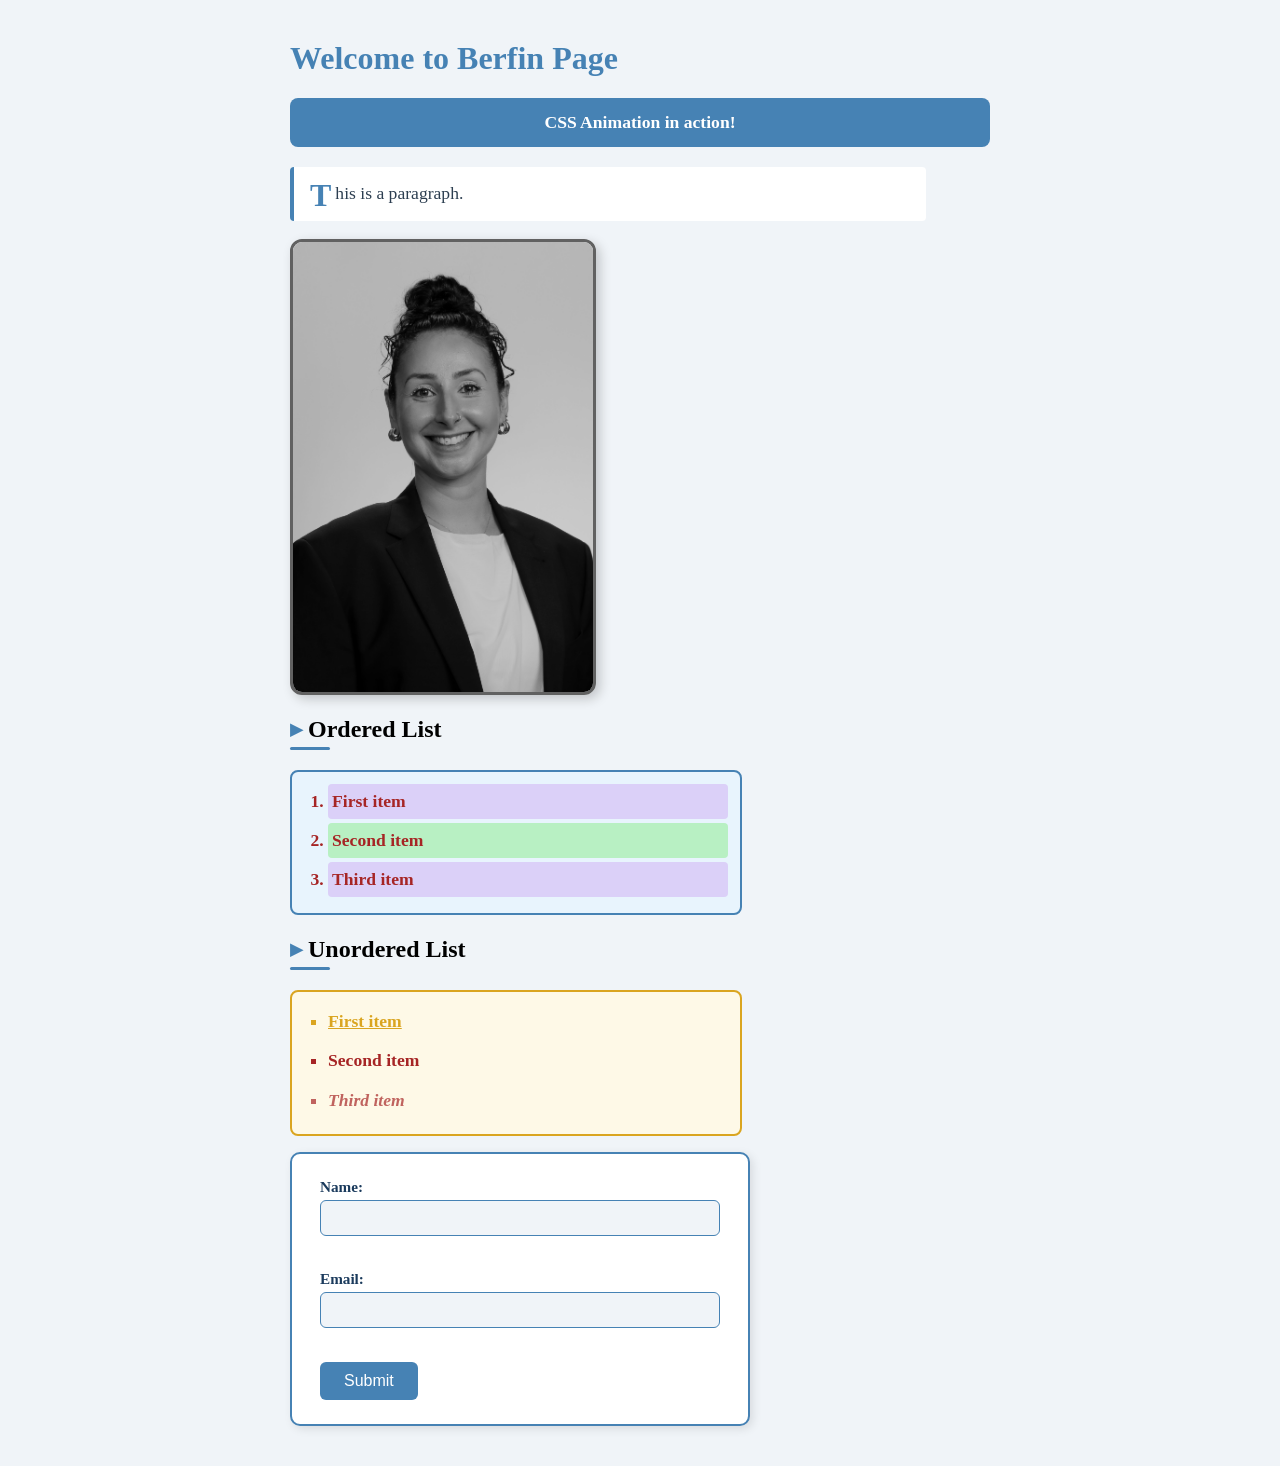
<file: CSS_advanced/index.html>
<!DOCTYPE html>
<html lang="en">

<head>
    <meta charset="UTF-8">
    <meta name="viewport" content="width=device-width, initial-scale=1.0">
    <title>Berfin HTML sivu</title>
    <link rel="stylesheet" href="./style.css">
    <style>
        li {
            color: rgb(166, 37, 37);
            font-size: 1.1rem;
            margin-bottom: 4px;
            font-weight: bold;
        }
    </style>
</head>

<body>
    <h1 style="color: steelblue;">Welcome to Berfin Page</h1>

    <!-- CSS Animation: tämä elementti liukuu sisään ylhäältä sivun latautuessa -->
    <div class="animated-banner">CSS Animation in action!</div>

    <!-- CSS Pseudo-element ::first-letter: kappaleen ensimmäinen kirjain tyylitellään
         drop cap -tyyliin (suuri, lihavoitu, sininen) style.css:ssä -->
    <p>This is a paragraph.</p>

    <!-- CSS Filter: kuva näytetään oletuksena harmaasävyisenä (grayscale) ja hieman
         himmeänä (brightness). Kun hiiri viedään kuvan päälle (:hover), suodattimet
         poistetaan ja kuva palautuu täyteen väriin. Transition tekee muutoksesta silean. -->
    <img src="./omakuva part 2.jpg" width="200" alt="Kuvalinkki on rikki">

    <!-- CSS Pseudo-element ::before lisää ▸-symbolin otsikon eteen automaattisesti.
         CSS Pseudo-element ::after piirtää sinisen korostusviivan otsikon alle. -->
    <h2>Ordered List</h2>
    <!-- CSS Pseudo-class :nth-child(odd) ja :nth-child(even):
         parittomat ja parilliset listakohteet saavat eri taustavärin (raidoitus) -->
    <ol>
        <li>First item</li>
        <li>Second item</li>
        <li>Third item</li>
    </ol>

    <!-- CSS Pseudo-element ::before ja ::after toimivat tässäkin h2-otsikossa -->
    <h2>Unordered List</h2>
    <!-- CSS Pseudo-class :first-child: ensimmäinen kohta korostetaan kultaisella värillä.
         CSS Pseudo-class :last-child: viimeinen kohta näytetään kursivoituna ja läpinäkyvänä -->
    <ul>
        <li>First item</li>
        <li>Second item</li>
        <li>Third item</li>
    </ul>

    <form>
        <label for="name">Name:</label>
        <!-- CSS Pseudo-class :focus: kun kenttä on aktiivisena (klikattu tai tab-näppäin),
             reunus muuttuu tummemmaksi ja tausta vaalenee -->
        <input type="text" id="name" name="name"><br><br>
        <label for="email">Email:</label>
        <input type="email" id="email" name="email"><br><br>
        <!-- CSS Pseudo-class :hover: nappi tummuu, kun hiiri viedään sen päälle -->
        <input type="submit" value="Submit">
    </form>

</body>

</html>
</file>
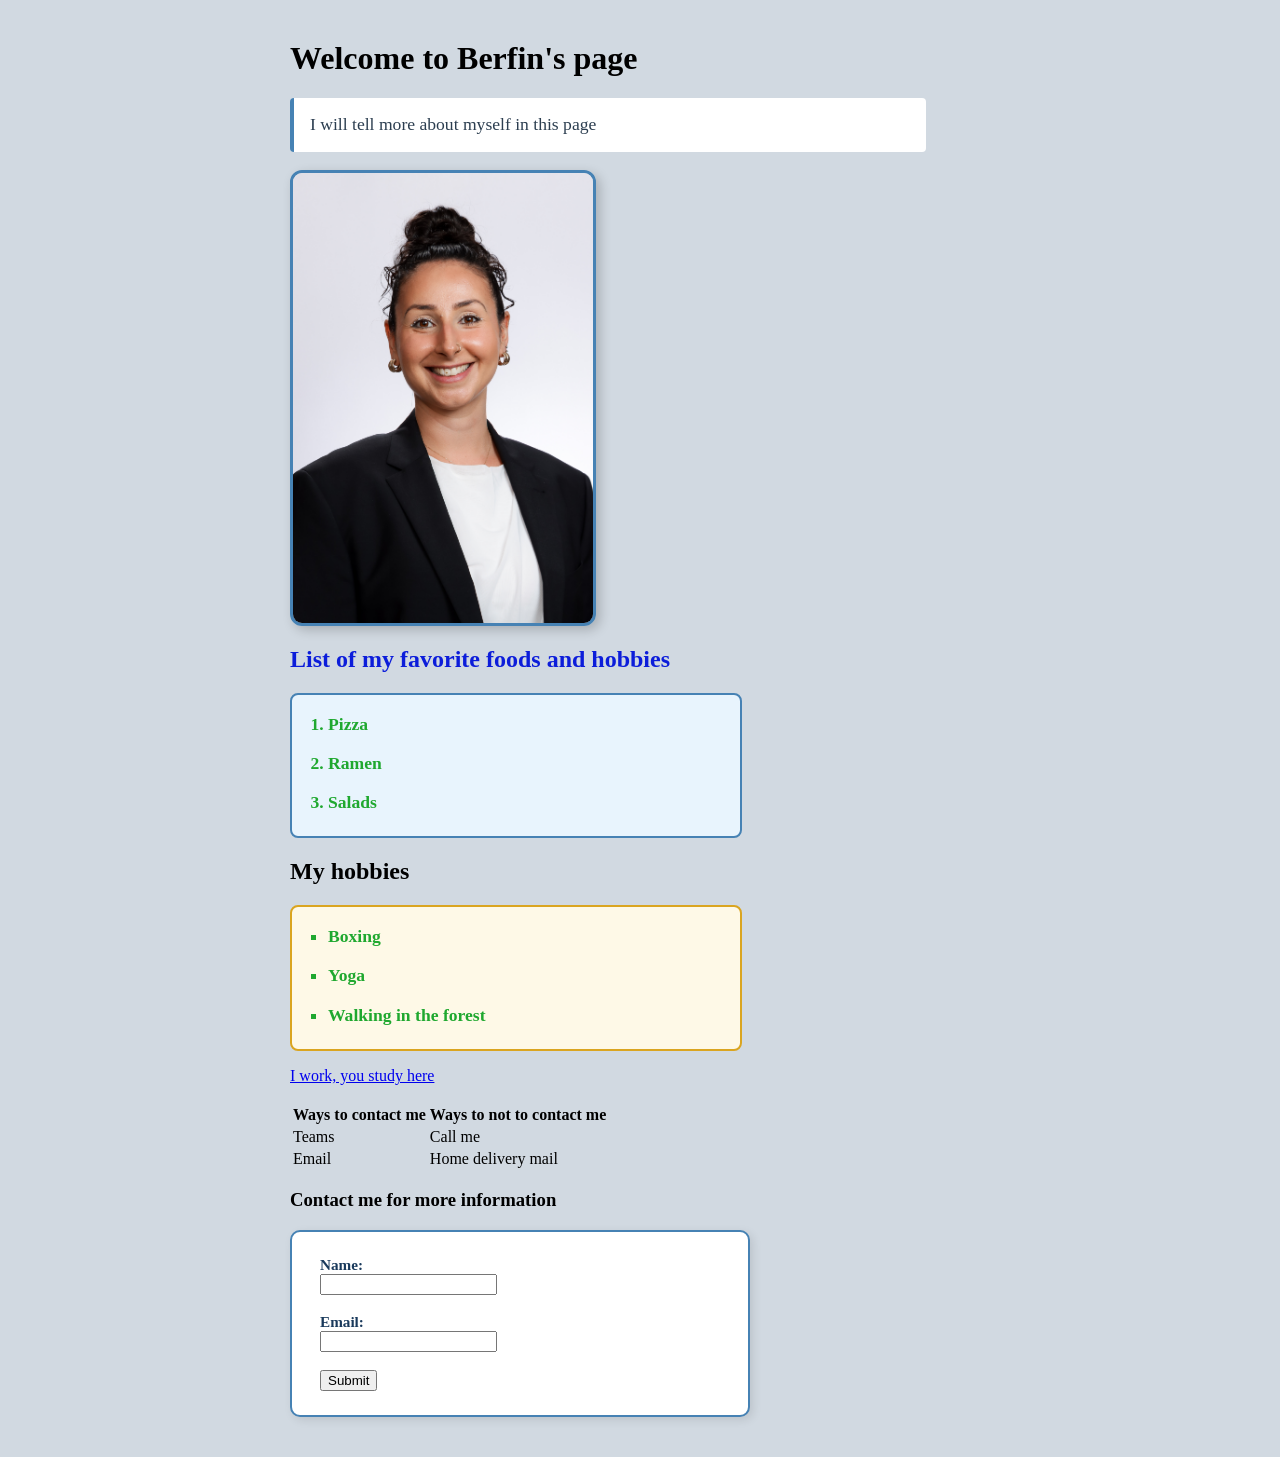
<file: CSS_fundamentals/index.html>
<!DOCTYPE html>
<html lang="en">
<head>
    <meta charset="UTF-8">
    <meta name="viewport" content="width=device-width, initial-scale=1.0">
    <title>Berfin's page</title>
    <!--Reccomended way of using CSS with your HTNL code (EXTERNAL) -->
    <link rel="stylesheet" href="./style.css">
    <!--One way of using CSS with your html code (INTERNAL)-->
   <style>
        li {
            color: rgb(31, 168, 47);
            font-size: 1.1rem;
            margin-bottom: 4px;
            font-weight: bold;
        } 
    </style>
</head>
<body>
    <h1>Welcome to Berfin's page</h1>
    <p>I will tell more about myself in this page</p>
    <img src="./omakuva part 2.jpg" alt="Berfin's picture" width="200">
    <!--Task 2-->
    <!--INLINE CSS, rarely used and not reccomended -->
    <h2 style="color: rgb(12, 29, 218);">List of my favorite foods and hobbies</h2>
    <ol>
        <li>Pizza</li>
        <li>Ramen</li>
        <li>Salads</li>
    </ol>

    <h2>My hobbies</h2>
    <ul>
        <li>Boxing</li>
        <li>Yoga</li>
        <li>Walking in the forest</li>
    </ul>
    <!--Task 3-->
    <a href="https://www.laurea.fi">I work, you study here</a>
    <br><br>
<!--Task 4-->
    <table>
    <tr>
        <th>Ways to contact me</th>
        <th>Ways to not to contact me</th>
    </tr>
    <tr>
        <td>Teams</td>
        <td>Call me</td>
    </tr>
    <tr>
        <td>Email</td>
        <td>Home delivery mail</td>
    </tr>
    </table>
    <!--Task 4 continues-->
    <h3>Contact me for more information</h3>
    <form>
    <label for="name">Name:</label>
    <input type="text" id="name" name="name"><br><br>
    <label for="email">Email:</label>
    <input type="email" id="email" name="email"><br><br>
    <input type="submit" value="Submit">
    </form>
</body>
</html>
</file>
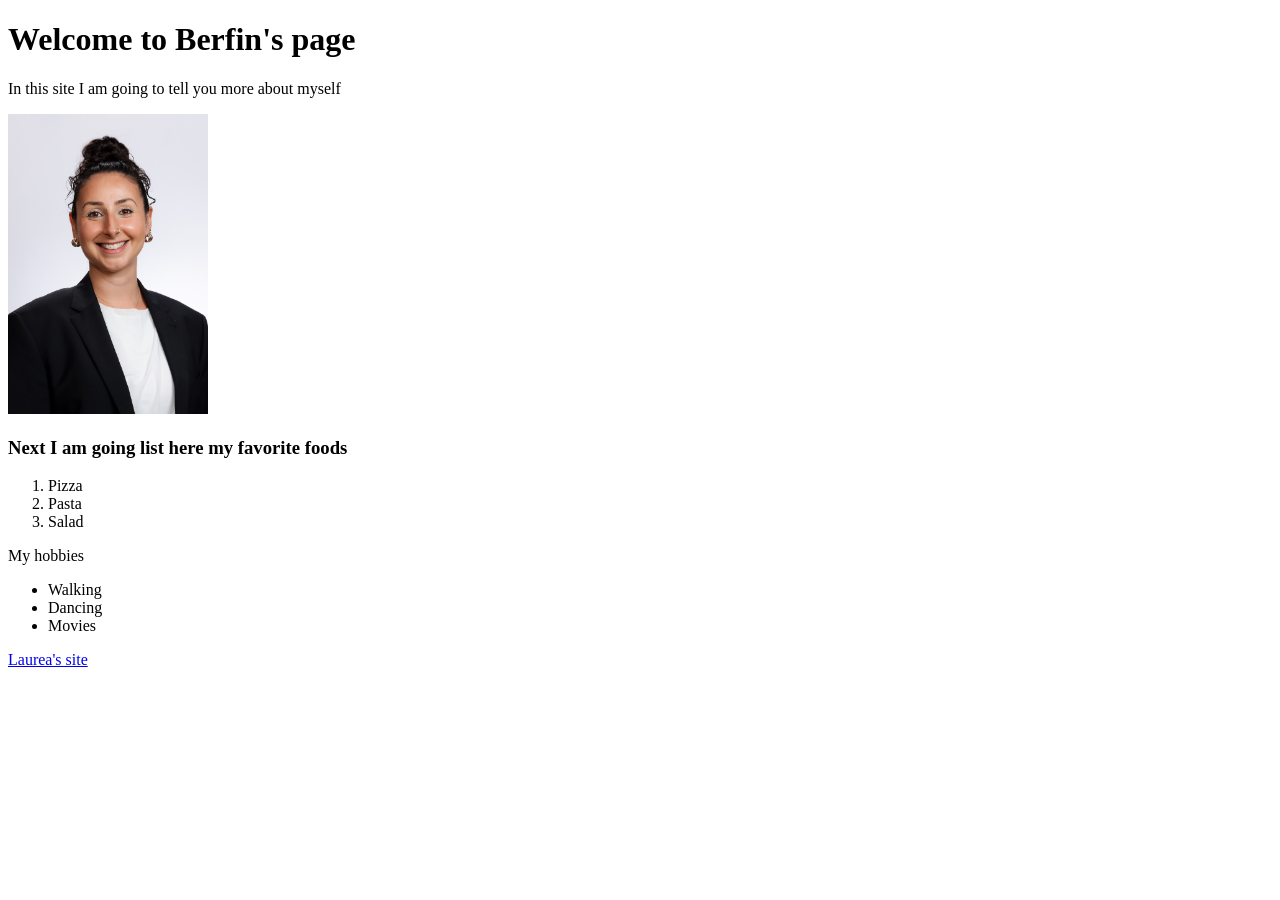
<file: HTML_Basics/index.html>
<!DOCTYPE html>
<html lang="en">
<head>
    <meta charset="UTF-8">
    <meta name="viewport" content="width=device-width, initial-scale=1.0">
    <title>Berfin's site</title>
</head>
<body>
    <h1>Welcome to Berfin's page</h1>
    <p>In this site I am going to tell you more about myself</p>
    <img src="./omakuva part 2.jpg" alt="Picture of Berfin" width="200">

    <h3>Next I am going list here my favorite foods</h3>
    <ol>
        <li>Pizza</li>
        <li>Pasta</li>
        <li>Salad</li>
    </ol>
    <p>My hobbies</p>
    <ul>
        <li>Walking</li>
        <li>Dancing</li>
        <li>Movies</li>
    </ul>
    <a href="https://www.laurea.fi/">Laurea's site</a>
</body>
</html>
</file>
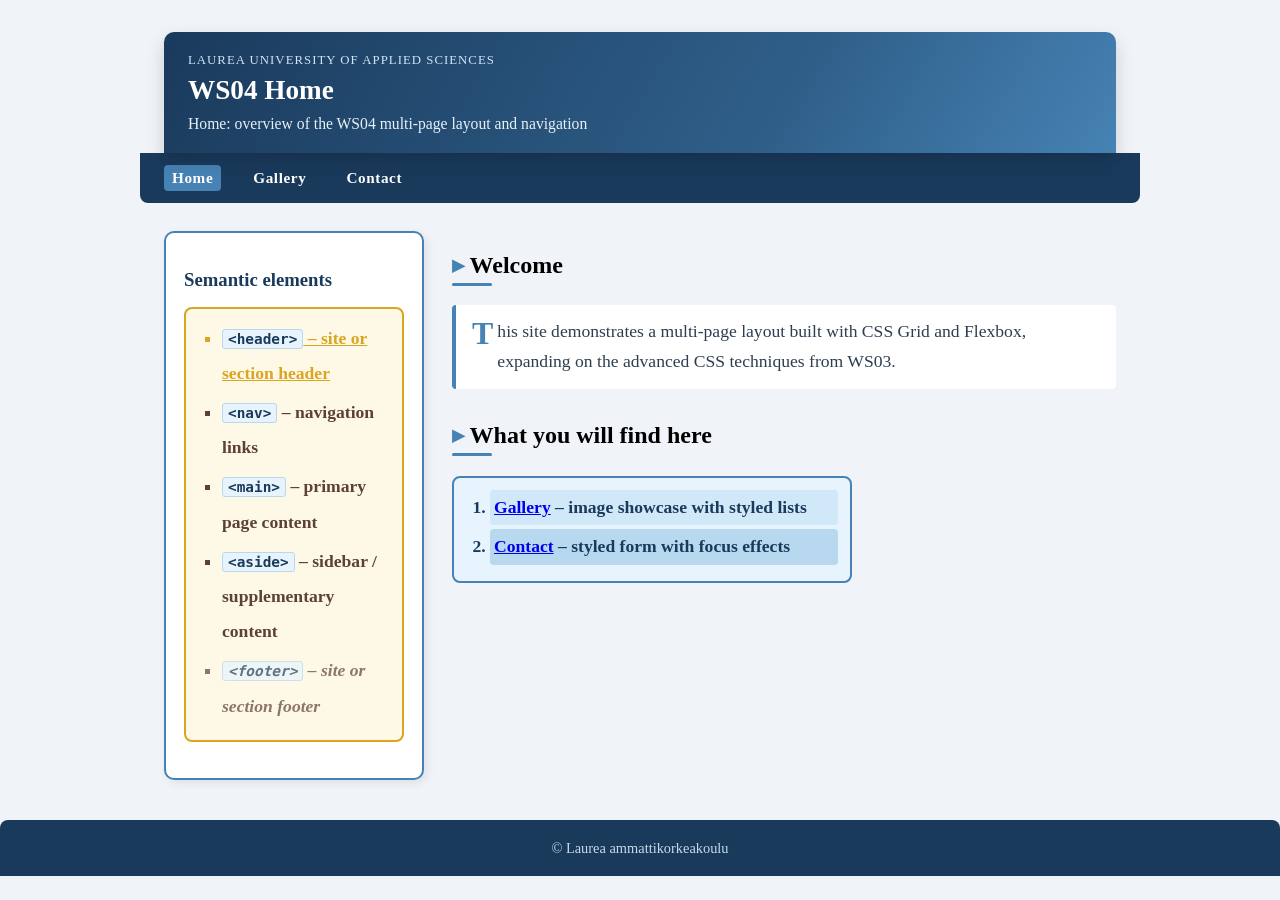
<file: Page_laytout_techniques/index.html>
<!doctype html>
<html lang="en">
  <head>
    <meta charset="UTF-8" />
    <meta name="viewport" content="width=device-width, initial-scale=1.0" />
    <title>WS04 – Home</title>
    <link rel="stylesheet" href="./style.css" />
    <link rel="icon" type="image/png" href="./images/laurea_logo.png" />
  </head>

  <body>
    <!-- HEADER: professional site-style header -->
    <header class="site-header">
      <div class="site-header__content">
        <span class="site-header__kicker"
          >Laurea University of Applied Sciences</span
        >
        <h1 class="site-header__title">WS04 Home</h1>
        <div class="site-header__subtitle">
          Home: overview of the WS04 multi-page layout and navigation
        </div>
      </div>
    </header>

    <!-- NAV: horizontal navbar built with Flexbox -->
    <nav>
      <a href="./index.html" class="active">Home</a>
      <a href="./gallery.html">Gallery</a>
      <a href="./contact.html">Contact</a>
    </nav>

    <!-- LAYOUT GRID: CSS Grid wrapper – sidebar (aside) + main content -->
    <div class="layout-grid">
      <!-- SIDEBAR -->
      <aside>
        <h3>Semantic elements</h3>
        <ul>
          <li>
            <a href="https://www.w3schools.com/tags/tag_header.asp"
              ><code>&lt;header&gt;</code></a
            >
            – site or section header
          </li>
          <li><code>&lt;nav&gt;</code> – navigation links</li>
          <li><code>&lt;main&gt;</code> – primary page content</li>
          <li><code>&lt;aside&gt;</code> – sidebar / supplementary content</li>
          <li><code>&lt;footer&gt;</code> – site or section footer</li>
        </ul>
      </aside>

      <!-- MAIN CONTENT -->
      <main>
        <section>
          <h2>Welcome</h2>
          <p>
            This site demonstrates a multi-page layout built with CSS Grid and
            Flexbox, expanding on the advanced CSS techniques from WS03.
          </p>
        </section>

        <section>
          <h2>What you will find here</h2>
          <ol>
            <li>
              <a href="gallery.html">Gallery</a> – image showcase with styled
              lists
            </li>
            <li>
              <a href="contact.html">Contact</a> – styled form with focus
              effects
            </li>
          </ol>
        </section>
      </main>
    </div>
    <!-- /.layout-grid -->

    <!-- FOOTER -->
    <footer>
      <p>&copy; Laurea ammattikorkeakoulu</p>
    </footer>
  </body>
</html>
</file>
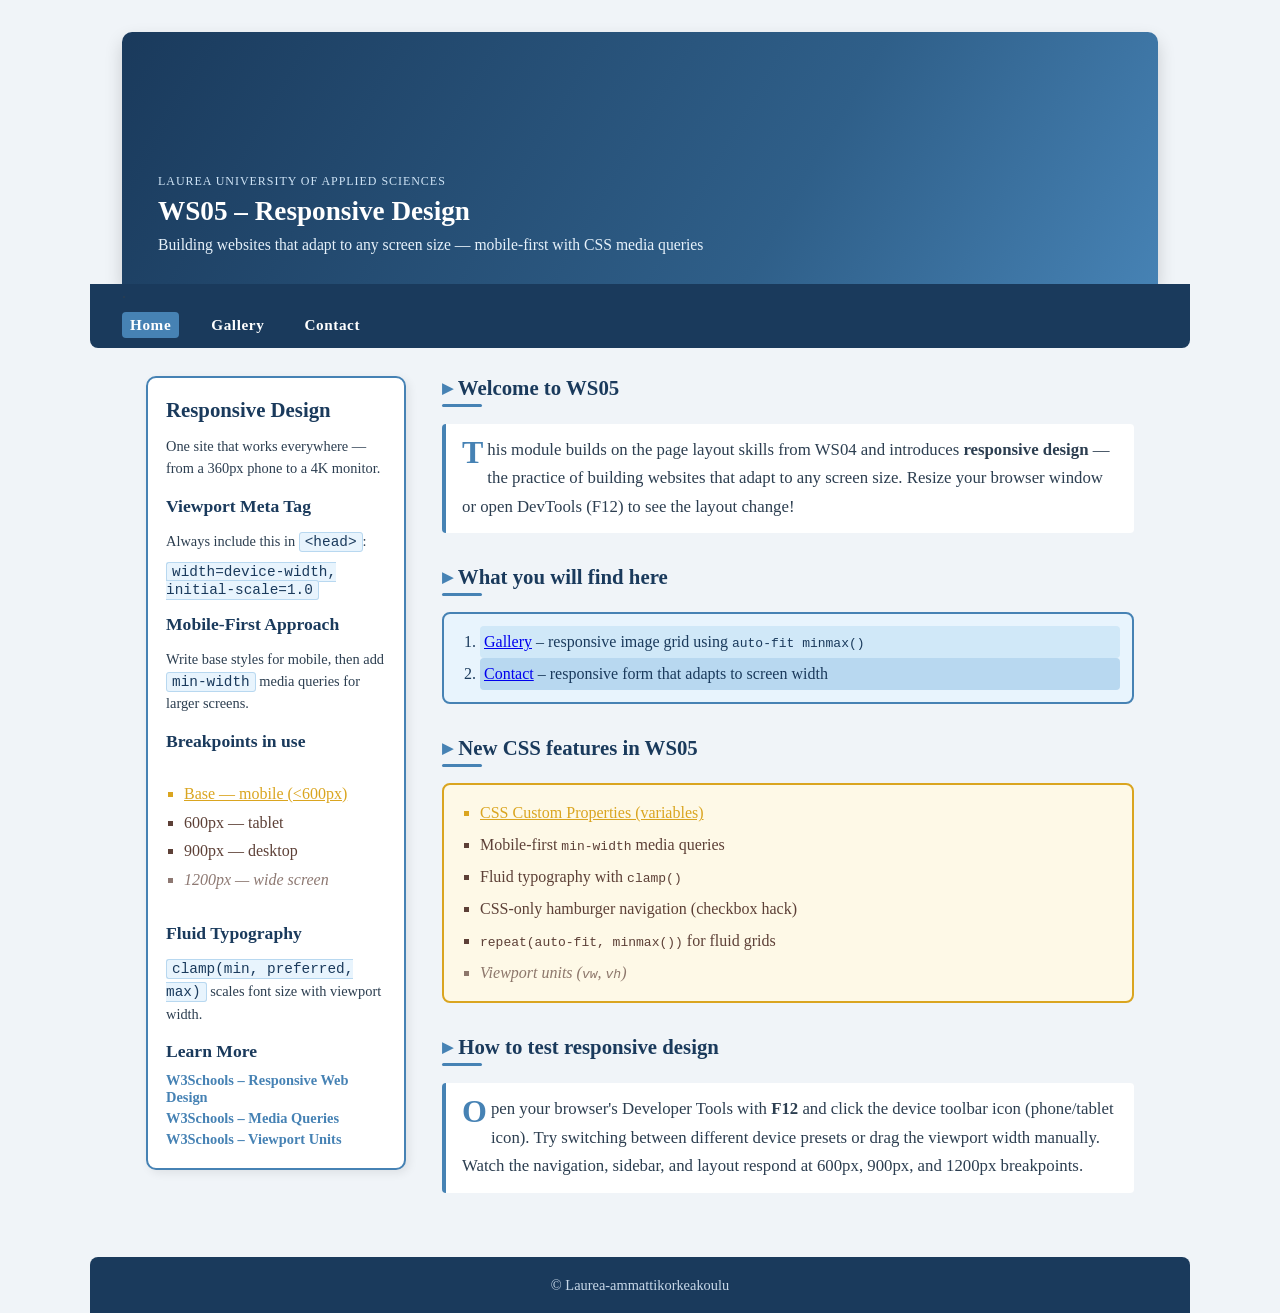
<file: Responsive_Design/index.html>
<!DOCTYPE html>
<html lang="en">

<head>
    <meta charset="UTF-8">
    <!-- viewport meta tag: tells mobile browsers to use the real screen width
         and not zoom out. Without this, responsive design will not work. -->
    <meta name="viewport" content="width=device-width, initial-scale=1.0">
    <title>WS05 – Responsive Design</title>
    <link rel="stylesheet" href="./style.css">
    <link rel="icon" type="image/png" href="./images/laurea_logo.png">
</head>

<body>

    <!-- ── HEADER ──────────────────────────────────────────────────
         The header uses min-height: 30vh so it scales with viewport
         height (a viewport-unit technique).
         The h1 title uses clamp() for fluid responsive typography —
         see styles/style.css section 3.
    ──────────────────────────────────────────────────────────────── -->
    <header class="site-header">
        <div class="site-header__content">
            <span class="site-header__kicker">Laurea University of Applied Sciences</span>
            <h1 class="site-header__title">WS05 – Responsive Design</h1>
            <div class="site-header__subtitle">
                Building websites that adapt to any screen size — mobile-first with CSS media queries
            </div>
        </div>
    </header>

    <!-- ── RESPONSIVE NAVIGATION ────────────────────────────────────
         CSS-only hamburger menu using the checkbox hack (no JavaScript).

         How it works:
         1. A hidden <input type="checkbox"> with id="nav-toggle"
         2. A <label> styled as a ☰ hamburger button
         3. .nav-links is hidden (display:none) by default on mobile
         4. When the checkbox is checked, CSS selector
            #nav-toggle:checked ~ .nav-links switches it to display:flex
         5. On desktop (min-width: 900px), the label is hidden and
            .nav-links is always visible as a horizontal flex row.
    ──────────────────────────────────────────────────────────────── -->
    <nav>
        <!-- Hidden checkbox — the toggle state is stored here -->
        <input type="checkbox" id="nav-toggle" class="nav-toggle"> <!-- type= Defines what kind of input element it is; creates a checkbox, id= uniquely identifies the element, class= used for CSS styling and selection. We have created a checkbox that will store whether the navigation menu is open or closed. -->
        <!-- Clicking this label checks/unchecks the checkbox above -->. 
        <label for="nav-toggle" class="nav-toggle-label">Menu</label> <!-- The for="nav-toggle" connects the label to the checkbox because it matches the checkbox's id. -->
        <!-- Nav links: hidden on mobile until hamburger is clicked -->
        <div class="nav-links"> <!--grouping the content-->
            <a href="index.html" class="active">Home</a>
            <a href="gallery.html">Gallery</a>
            <a href="contact.html">Contact</a>
        </div>
    </nav>

    <!-- ── LAYOUT GRID ──────────────────────────────────────────────
         Mobile: single column (block layout, no sidebar shown)
         Tablet (600px+): sidebar visible, stacked above main
         Desktop (900px+): CSS Grid two-column (260px sidebar + 1fr main)
    ──────────────────────────────────────────────────────────────── -->
    <div class="page-wrapper">
        <div class="layout-grid">

            <!-- ── SIDEBAR ──────────────────────────────────────────
                 Hidden on mobile. Shows on tablet (600px+).
                 Becomes sticky on desktop (900px+).
            ────────────────────────────────────────────────────────── -->
            <aside>
                <h2>Responsive Design</h2>
                <p>One site that works everywhere — from a 360px phone to a 4K monitor.</p>

                <h3>Viewport Meta Tag</h3>
                <p>Always include this in <code>&lt;head&gt;</code>:</p>
                <code>width=device-width, initial-scale=1.0</code>

                <h3>Mobile-First Approach</h3>
                <p>Write base styles for mobile, then add <code>min-width</code> media queries for larger screens.</p>

                <h3>Breakpoints in use</h3>
                <ul style="background:none;border:none;padding-left:18px;line-height:1.8;">
                    <li>Base — mobile (&lt;600px)</li>
                    <li>600px — tablet</li>
                    <li>900px — desktop</li>
                    <li>1200px — wide screen</li>
                </ul>

                <h3>Fluid Typography</h3>
                <p><code>clamp(min, preferred, max)</code> scales font size with viewport width.</p>

                <h3>Learn More</h3>
                <a href="https://www.w3schools.com/css/css_rwd_intro.asp" target="_blank">W3Schools – Responsive Web
                    Design</a><br>
                <a href="https://www.w3schools.com/css/css3_mediaqueries.asp" target="_blank">W3Schools – Media
                    Queries</a><br>
                <a href="https://www.w3schools.com/css/css_viewport.asp" target="_blank">W3Schools – Viewport Units</a>
            </aside>

            <!-- ── MAIN CONTENT ──────────────────────────────────── -->
            <main>
                <section>
                    <h2>Welcome to WS05</h2>
                    <p>
                        This module builds on the page layout skills from WS04 and introduces
                        <strong>responsive design</strong> — the practice of building websites
                        that adapt to any screen size. Resize your browser window or open DevTools
                        (F12) to see the layout change!
                    </p>
                </section>

                <section>
                    <!-- Ordered list with :nth-child() striping — ported from WS03 -->
                    <h2>What you will find here</h2>
                    <ol>
                        <li><a href="gallery.html">Gallery</a> – responsive image grid using
                            <code>auto-fit minmax()</code></li>
                        <li><a href="contact.html">Contact</a> – responsive form that adapts to screen width</li>
                    </ol>
                </section>

                <section>
                    <!-- Unordered list with :first-child / :last-child — ported from WS03 -->
                    <h2>New CSS features in WS05</h2>
                    <ul>
                        <li>CSS Custom Properties (variables)</li>
                        <li>Mobile-first <code>min-width</code> media queries</li>
                        <li>Fluid typography with <code>clamp()</code></li>
                        <li>CSS-only hamburger navigation (checkbox hack)</li>
                        <li><code>repeat(auto-fit, minmax())</code> for fluid grids</li>
                        <li>Viewport units (<code>vw</code>, <code>vh</code>)</li>
                    </ul>
                </section>

                <section>
                    <h2>How to test responsive design</h2>
                    <p>
                        Open your browser's Developer Tools with <strong>F12</strong> and click
                        the device toolbar icon (phone/tablet icon). Try switching between
                        different device presets or drag the viewport width manually.
                        Watch the navigation, sidebar, and layout respond at 600px, 900px,
                        and 1200px breakpoints.
                    </p>
                </section>
            </main>

        </div><!-- /.layout-grid -->
    </div><!-- /.page-wrapper -->

    <footer>
        <p>&copy; Laurea-ammattikorkeakoulu</p>
    </footer>

</body>

</html>
</file>
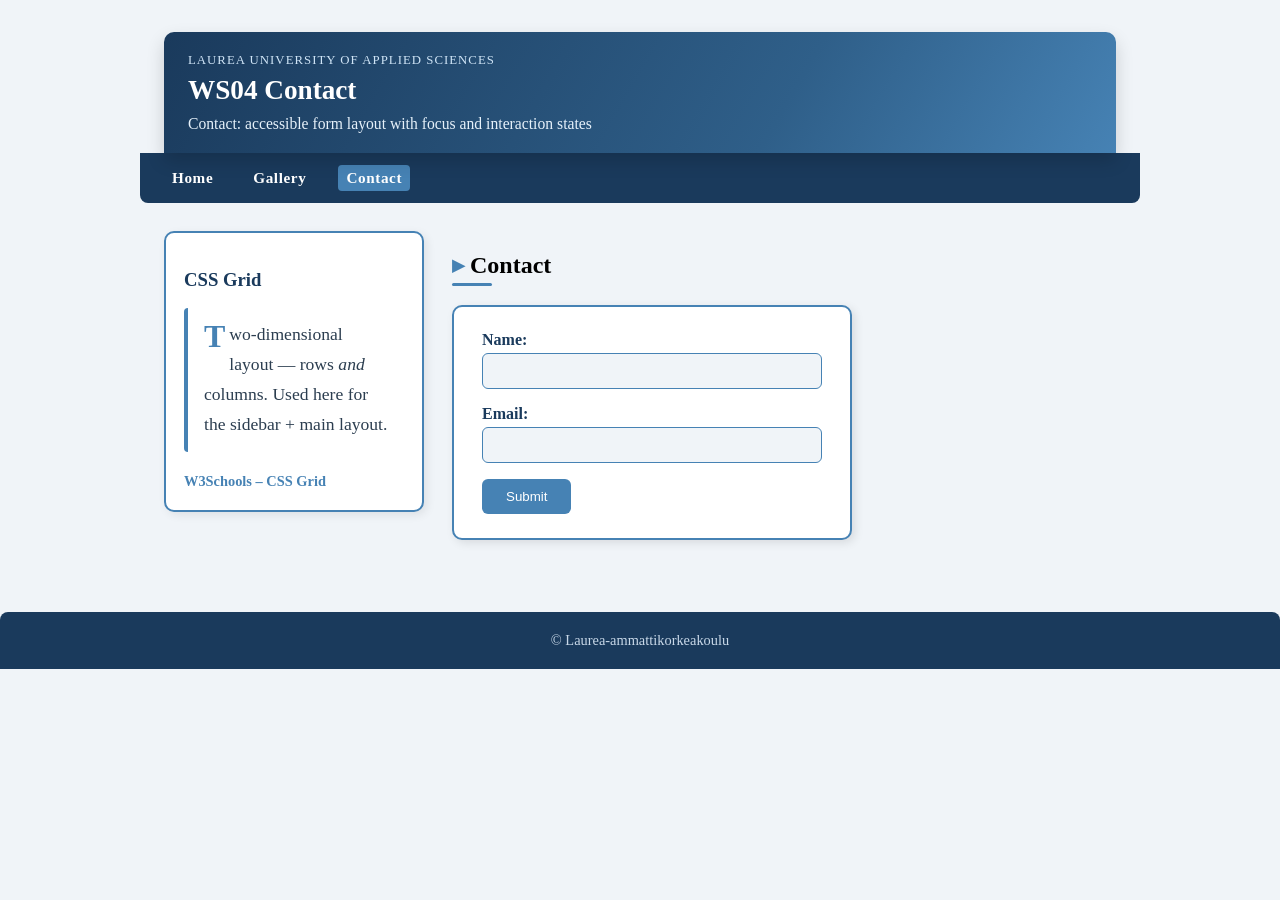
<file: Page_laytout_techniques/contact.html>
<!DOCTYPE html>
<html lang="en">

<head>
    <meta charset="UTF-8">
    <meta name="viewport" content="width=device-width, initial-scale=1.0">
    <title>WS04 – Contact</title>
    <link rel="stylesheet" href="./style.css">
<link rel="icon" type="image/png" href="./images/laurea_logo.png">
</head>

<body>

    <!-- HEADER: professional site-style header -->
    <header class="site-header">
        <div class="site-header__content">
            <span class="site-header__kicker">Laurea University of Applied Sciences</span>
            <h1 class="site-header__title">WS04 Contact</h1>
            <div class="site-header__subtitle">Contact: accessible form layout with focus and interaction states</div>
        </div>
    </header>

    <!-- NAV: horizontal navbar built with Flexbox -->
    <nav>
        <a href="index.html">Home</a>
        <a href="gallery.html">Gallery</a>
        <a href="contact.html" class="active">Contact</a>

    </nav>

    <!-- LAYOUT GRID: CSS Grid wrapper – sidebar (aside) + main content -->
    <div class="layout-grid">

        <!-- SIDEBAR -->
        <aside>
            <h3>CSS Grid</h3>
            <p>Two-dimensional layout — rows <em>and</em> columns. Used here for the sidebar + main layout.</p>
            <a href="https://www.w3schools.com/css/css_grid.asp" target="_blank" rel="noopener">W3Schools – CSS Grid</a>
        </aside>

        <!-- MAIN CONTENT -->
        <main>

            <section>
                <h2>Contact</h2>
                <form>
                    <label for="name">Name:</label>
                    <input type="text" id="name" name="name">
                    <label for="email">Email:</label>
                    <input type="email" id="email" name="email">
                    <input type="submit" value="Submit">
                </form>
            </section>

        </main>
    </div><!-- /.layout-grid -->

    <!-- FOOTER -->
    <footer>
        <p>&copy; Laurea-ammattikorkeakoulu</p>
    </footer>

</body>

</html>
</file>
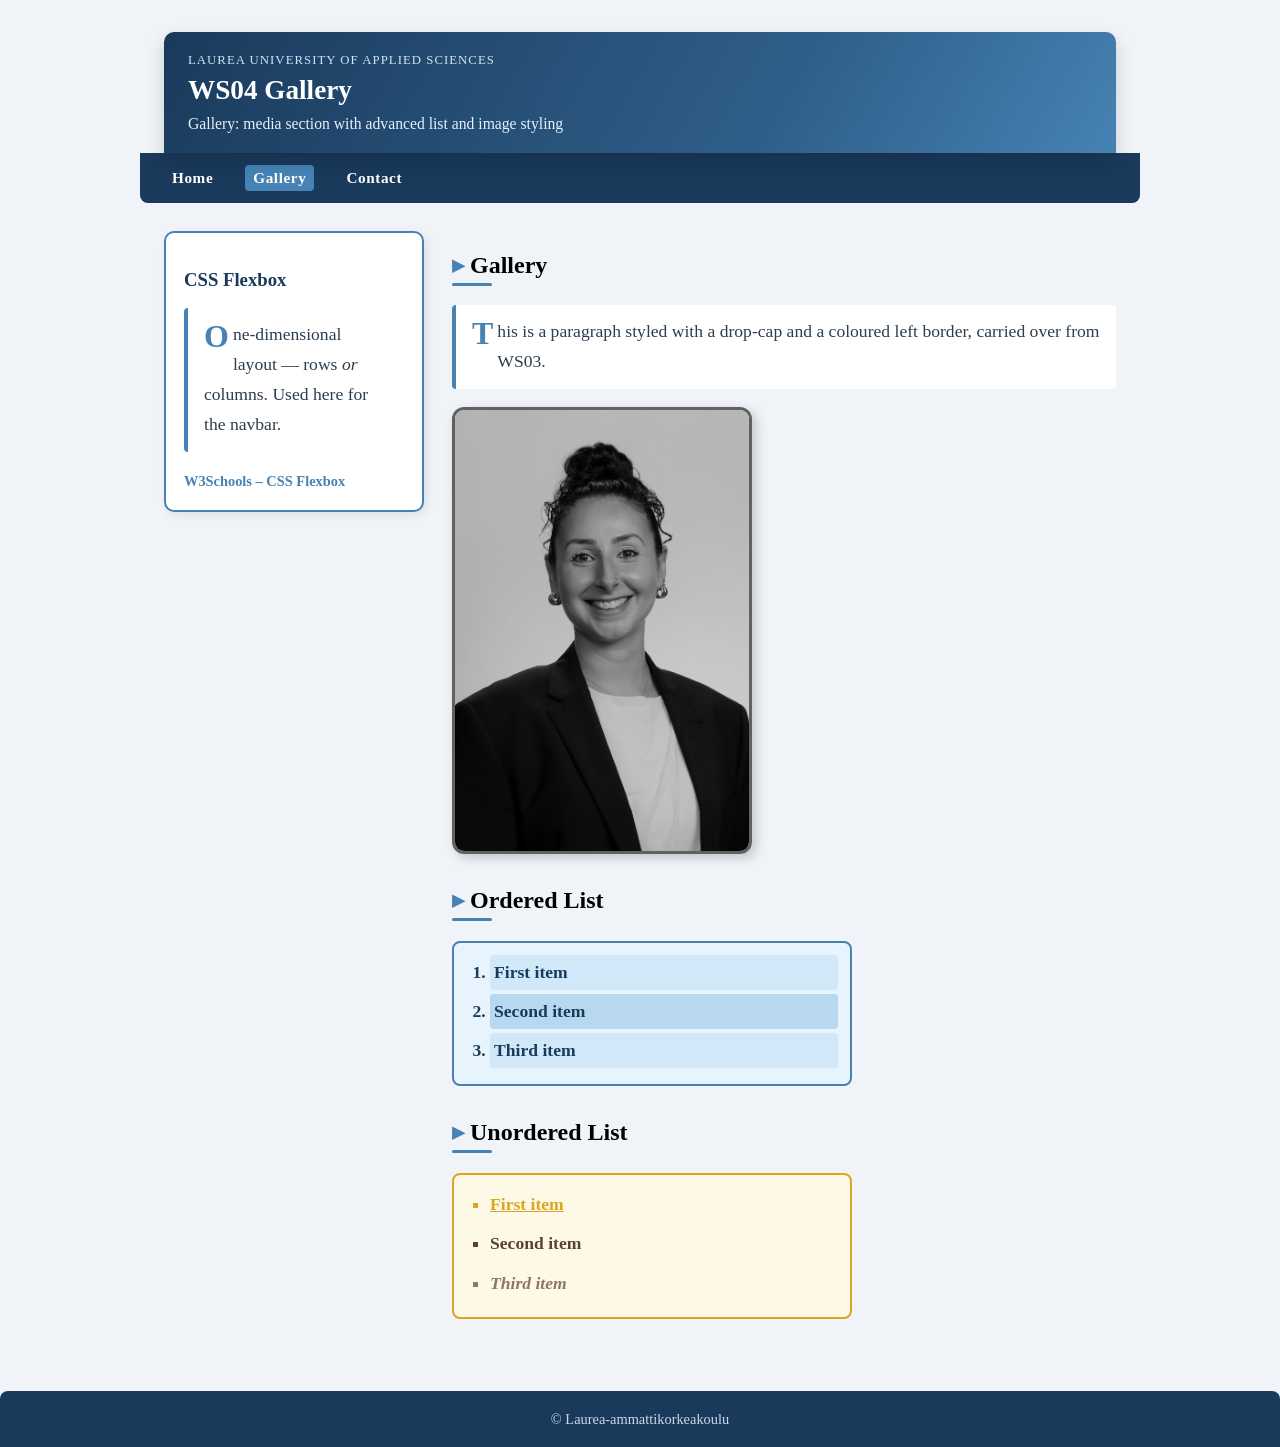
<file: Page_laytout_techniques/gallery.html>
<!DOCTYPE html>
<html lang="en">

<head>
    <meta charset="UTF-8">
    <meta name="viewport" content="width=device-width, initial-scale=1.0">
    <title>WS04 – Gallery</title>
    <link rel="stylesheet" href="./style.css">
<link rel="icon" type="image/png" href="./images/laurea_logo.png">
</head>

<body>

    <!-- HEADER: professional site-style header -->
    <header class="site-header">
        <div class="site-header__content">
            <span class="site-header__kicker">Laurea University of Applied Sciences</span>
            <h1 class="site-header__title">WS04 Gallery</h1>
            <div class="site-header__subtitle">Gallery: media section with advanced list and image styling</div>
        </div>
    </header>

    <!-- NAV: horizontal navbar built with Flexbox -->
    <nav>
        <a href="index.html">Home</a>
        <a href="gallery.html" class="active">Gallery</a>
        <a href="contact.html">Contact</a>
    </nav>

    <!-- LAYOUT GRID: CSS Grid wrapper – sidebar (aside) + main content -->
    <div class="layout-grid">

        <!-- SIDEBAR -->
        <aside>
            <h3>CSS Flexbox</h3>
            <p>One-dimensional layout — rows <em>or</em> columns. Used here for the navbar.</p>
            <a href="https://www.w3schools.com/css/css3_flexbox.asp" target="_blank" rel="noopener">W3Schools – CSS
                Flexbox</a>
        </aside>

        <!-- MAIN CONTENT -->
        <main>

            <section>
                <h2>Gallery</h2>
                <p>This is a paragraph styled with a drop-cap and a coloured left border, carried over from WS03.</p>
                <img src="./images/omakuva part 2.jpg" alt="Berfin">
            </section>

            <section>
                <h2>Ordered List</h2>
                <ol>
                    <li>First item</li>
                    <li>Second item</li>
                    <li>Third item</li>
                </ol>
            </section>

            <section>
                <h2>Unordered List</h2>
                <ul>
                    <li>First item</li>
                    <li>Second item</li>
                    <li>Third item</li>
                </ul>
            </section>

        </main>
    </div><!-- /.layout-grid -->

    <!-- FOOTER -->
    <footer>
        <p>&copy; Laurea-ammattikorkeakoulu</p>
    </footer>

</body>

</html>
</file>
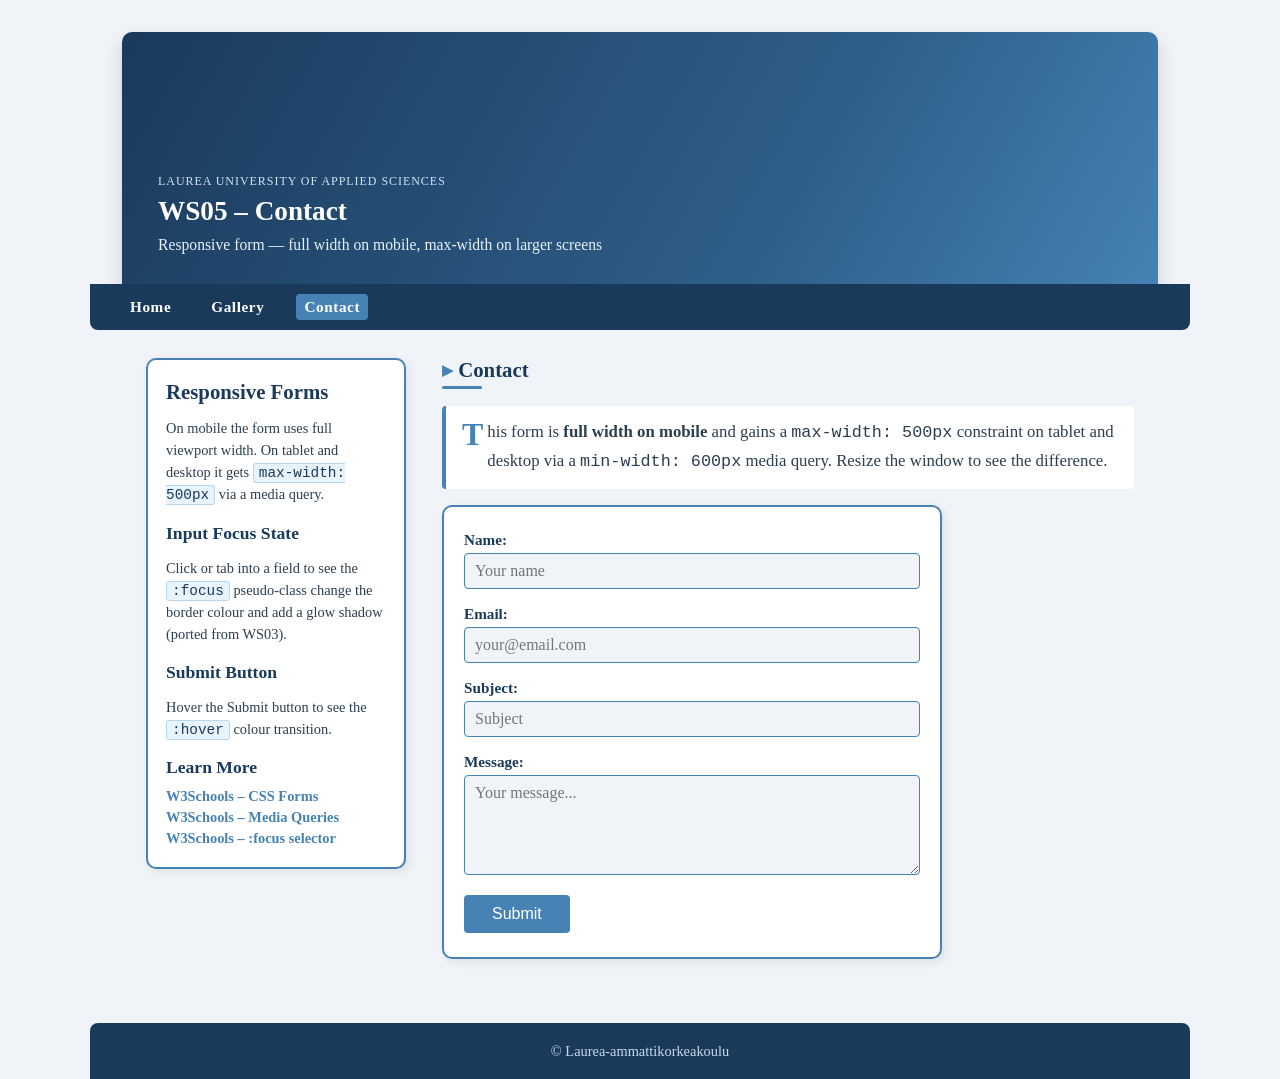
<file: Responsive_Design/contact.html>
<!DOCTYPE html>
<html lang="en">

<head>
    <meta charset="UTF-8">
    <!-- viewport meta tag: required for responsive design to work on mobile -->
    <meta name="viewport" content="width=device-width, initial-scale=1.0">
    <title>WS05 – Contact</title>
    <link rel="stylesheet" href="./style.css">
    <link rel="icon" type="image/png" href="./images/laurea_logo.png">
</head>

<body>

    <!-- ── HEADER ──────────────────────────────────────────────────
         min-height: 30vh = proportional header using viewport units.
         h1 uses clamp(1.2rem, 4vw, 1.7rem) for fluid font sizing.
    ──────────────────────────────────────────────────────────────── -->
    <header class="site-header">
        <div class="site-header__content">
            <span class="site-header__kicker">Laurea University of Applied Sciences</span>
            <h1 class="site-header__title">WS05 – Contact</h1>
            <div class="site-header__subtitle">
                Responsive form — full width on mobile, max-width on larger screens
            </div>
        </div>
    </header>

    <!-- ── RESPONSIVE NAVIGATION ────────────────────────────────────
         Same checkbox-hack hamburger menu as index.html.
         The .active class marks the current page (Contact).
    ──────────────────────────────────────────────────────────────── -->
    <nav>
        <input type="checkbox" id="nav-toggle" class="nav-toggle">
        <label for="nav-toggle" class="nav-toggle-label">Menu</label>
        <div class="nav-links">
            <a href="index.html">Home</a>
            <a href="gallery.html">Gallery</a>
            <a href="contact.html" class="active">Contact</a>
        </div>
    </nav>

    <div class="page-wrapper">
        <div class="layout-grid">

            <!-- ── SIDEBAR ──────────────────────────────────────────
                 Hidden on mobile. Sticky on desktop.
            ────────────────────────────────────────────────────────── -->
            <aside>
                <h2>Responsive Forms</h2>
                <p>On mobile the form uses full viewport width. On tablet and desktop it gets
                    <code>max-width: 500px</code> via a media query.</p>

                <h3>Input Focus State</h3>
                <p>Click or tab into a field to see the <code>:focus</code> pseudo-class change the border colour and
                    add a glow shadow (ported from WS03).</p>

                <h3>Submit Button</h3>
                <p>Hover the Submit button to see the <code>:hover</code> colour transition.</p>

                <h3>Learn More</h3>
                <a href="https://www.w3schools.com/css/css_form.asp" target="_blank">W3Schools – CSS Forms</a><br>
                <a href="https://www.w3schools.com/css/css3_mediaqueries.asp" target="_blank">W3Schools – Media
                    Queries</a><br>
                <a href="https://www.w3schools.com/cssref/sel_focus.php" target="_blank">W3Schools – :focus selector</a>
            </aside>

            <!-- ── MAIN CONTENT ──────────────────────────────────── -->
            <main>
                <!-- ── RESPONSIVE CONTACT FORM ───────────────────────
                     Responsive behaviour:
                     - Mobile (<600px): form is full width, fields stack vertically
                     - Tablet (600px+): form gets max-width: 500px
                     - Desktop (900px+): same max-width, sits inside CSS Grid main area
                     Input focus state: outlined with :focus pseudo-class (WS03 technique)
                     Submit button hover: :hover changes background (WS03 technique)
                ────────────────────────────────────────────────────── -->
                <section>
                    <h2>Contact</h2>
                    <p>
                        This form is <strong>full width on mobile</strong> and gains a
                        <code>max-width: 500px</code> constraint on tablet and desktop via a
                        <code>min-width: 600px</code> media query. Resize the window to see
                        the difference.
                    </p>

                    <form>
                        <label for="name">Name:</label>
                        <input type="text" id="name" name="name" placeholder="Your name">

                        <label for="email">Email:</label>
                        <input type="email" id="email" name="email" placeholder="your@email.com">

                        <label for="subject">Subject:</label>
                        <input type="text" id="subject" name="subject" placeholder="Subject">

                        <label for="message">Message:</label>
                        <textarea id="message" name="message" placeholder="Your message..."></textarea>

                        <input type="submit" value="Submit">
                    </form>
                </section>
            </main>

        </div><!-- /.layout-grid -->
    </div><!-- /.page-wrapper -->

    <footer>
        <p>&copy; Laurea-ammattikorkeakoulu</p>
    </footer>

</body>

</html>
</file>
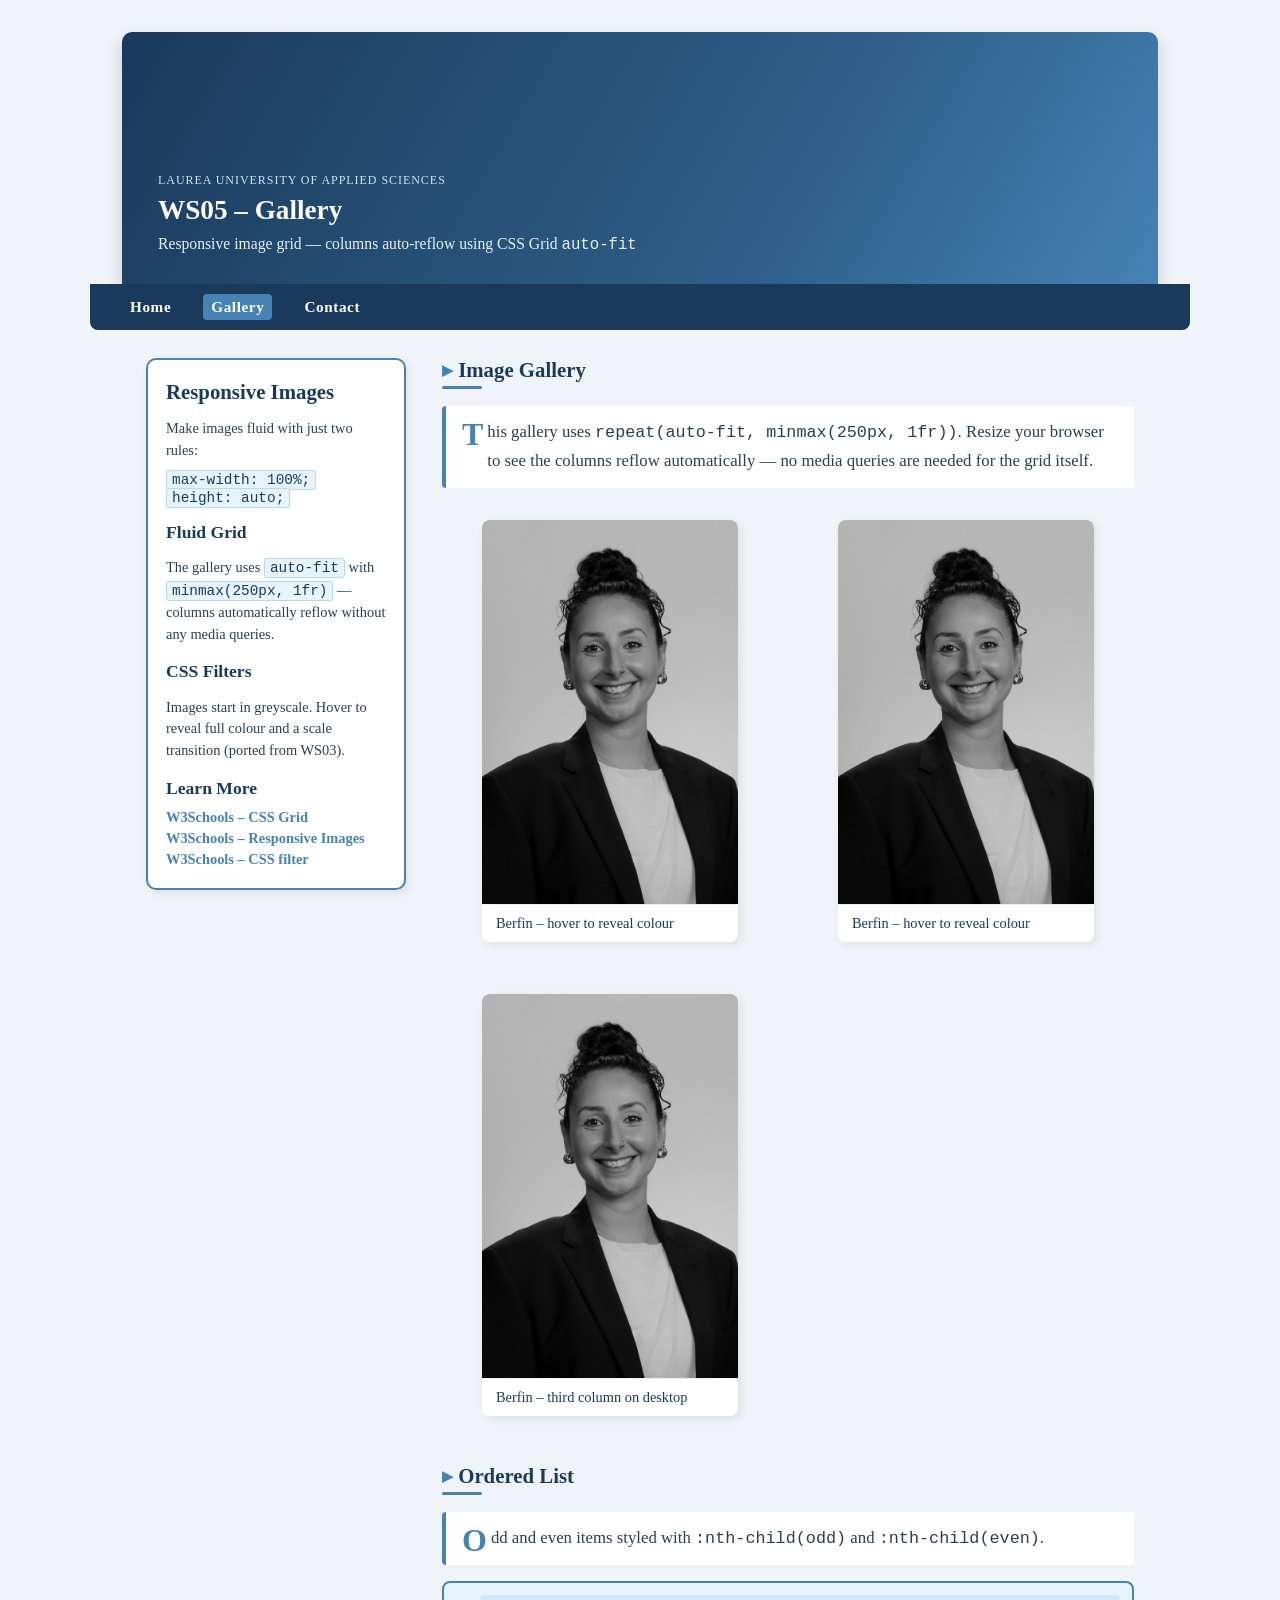
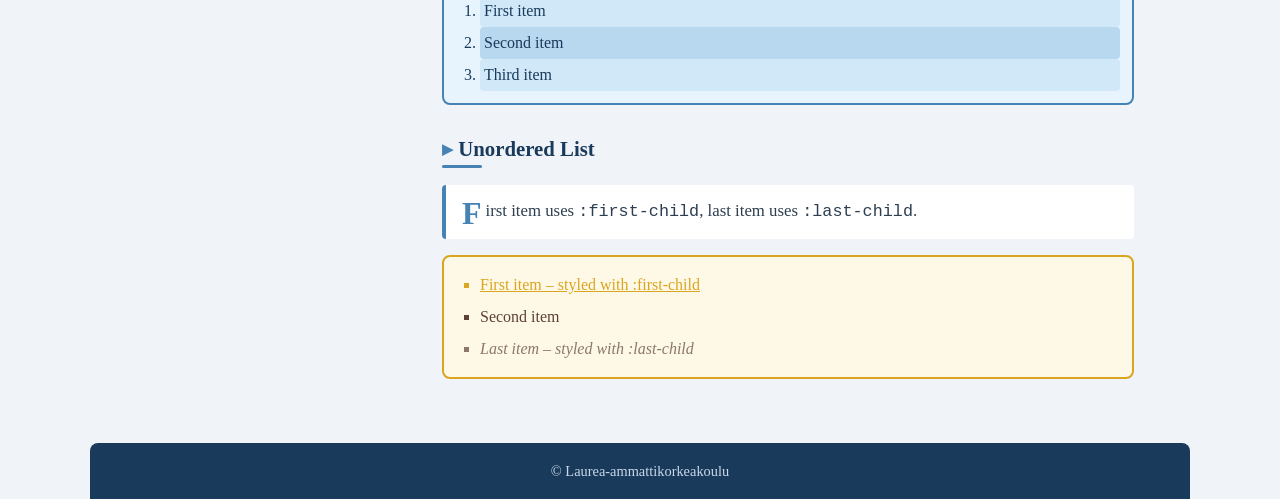
<file: Responsive_Design/gallery.html>
<!doctype html>
<html lang="en">
  <head>
    <meta charset="UTF-8" />
    <!-- viewport meta tag: required for responsive design to work on mobile -->
    <meta name="viewport" content="width=device-width, initial-scale=1.0" />
    <title>WS05 – Gallery</title>
    <link rel="stylesheet" href="./style.css" />
    <link rel="icon" type="image/png" href="./images/laurea_logo.png" />
  </head>
  <body>
    <!-- ── HEADER ──────────────────────────────────────────────────
         min-height: 30vh = always at least 30% of the viewport height.
         h1 uses clamp(1.2rem, 4vw, 1.7rem) for fluid font sizing.
    ──────────────────────────────────────────────────────────────── -->
    <header class="site-header">
      <div class="site-header__content">
        <span class="site-header__kicker"
          >Laurea University of Applied Sciences</span
        >
        <h1 class="site-header__title">WS05 – Gallery</h1>
        <div class="site-header__subtitle">
          Responsive image grid — columns auto-reflow using CSS Grid
          <code>auto-fit</code>
        </div>
      </div>
    </header>

    <!-- ── RESPONSIVE NAVIGATION ────────────────────────────────────
         Same checkbox-hack hamburger menu as index.html.
         The .active class marks the current page (Gallery).
    ──────────────────────────────────────────────────────────────── -->
    <nav>
      <input type="checkbox" id="nav-toggle" class="nav-toggle" />
      <label for="nav-toggle" class="nav-toggle-label">Menu</label>
      <div class="nav-links">
        <a href="index.html">Home</a>
        <a href="gallery.html" class="active">Gallery</a>
        <a href="contact.html">Contact</a>
      </div>
    </nav>

    <div class="page-wrapper">
      <div class="layout-grid">
        <!-- ── SIDEBAR ──────────────────────────────────────────
                 Hidden on mobile. Sticky on desktop.
            ────────────────────────────────────────────────────────── -->
        <aside>
          <h2>Responsive Images</h2>
          <p>Make images fluid with just two rules:</p>
          <code>max-width: 100%;</code><br />
          <code>height: auto;</code>

          <h3>Fluid Grid</h3>
          <p>
            The gallery uses <code>auto-fit</code> with
            <code>minmax(250px, 1fr)</code> — columns automatically reflow
            without any media queries.
          </p>

          <h3>CSS Filters</h3>
          <p>
            Images start in greyscale. Hover to reveal full colour and a scale
            transition (ported from WS03).
          </p>

          <h3>Learn More</h3>
          <a href="https://www.w3schools.com/css/css_grid.asp" target="_blank"
            >W3Schools – CSS Grid</a
          ><br />
          <a
            href="https://www.w3schools.com/css/css3_images.asp"
            target="_blank"
            >W3Schools – Responsive Images</a
          ><br />
          <a
            href="https://www.w3schools.com/cssref/css3_pr_filter.php"
            target="_blank"
            >W3Schools – CSS filter</a
          >
        </aside>

        <!-- ── MAIN CONTENT ──────────────────────────────────── -->
        <main>
          <!-- ── RESPONSIVE IMAGE GALLERY ──────────────────────
                     .gallery-grid uses:
                         grid-template-columns: repeat(auto-fit, minmax(250px, 1fr))
                     This means:
                     - Each column is at least 250px wide and grows to fill space equally
                     - Columns wrap automatically when they don't fit
                     - Mobile: 1 column | Tablet: 2 columns | Desktop: 3+ columns
                     - No media queries needed for the column count!
                ────────────────────────────────────────────────────── -->
          <section>
            <h2>Image Gallery</h2>
            <p>
              This gallery uses
              <code>repeat(auto-fit, minmax(250px, 1fr))</code>. Resize your
              browser to see the columns reflow automatically — no media queries
              are needed for the grid itself.
            </p>
            <div class="gallery-grid">
              <figure class="gallery-item">
                <img src="./images/omakuva part 2.jpg" alt="Berfin" />
                <figcaption>Berfin – hover to reveal colour</figcaption>
              </figure>
              <figure class="gallery-item">
                <img src="./images/omakuva part 2.jpg" alt="Berfin" />
                <figcaption>
                  Berfin – hover to reveal colour
                </figcaption>
              </figure>
              <figure class="gallery-item">
                <img src="./images/omakuva part 2.jpg" alt="Berfin" />
                <figcaption>Berfin – third column on desktop</figcaption>
              </figure>
            </div>
          </section>

          <section>
            <!-- Ordered list with :nth-child() striping — ported from WS03 -->
            <h2>Ordered List</h2>
            <p>
              Odd and even items styled with <code>:nth-child(odd)</code> and
              <code>:nth-child(even)</code>.
            </p>
            <ol>
              <li>First item</li>
              <li>Second item</li>
              <li>Third item</li>
            </ol>
          </section>

          <section>
            <!-- Unordered list with :first-child / :last-child — ported from WS03 -->
            <h2>Unordered List</h2>
            <p>
              First item uses <code>:first-child</code>, last item uses
              <code>:last-child</code>.
            </p>
            <ul>
              <li>First item – styled with :first-child</li>
              <li>Second item</li>
              <li>Last item – styled with :last-child</li>
            </ul>
          </section>
        </main>
      </div>
      <!-- /.layout-grid -->
    </div>
    <!-- /.page-wrapper -->

    <footer>
      <p>&copy; Laurea-ammattikorkeakoulu</p>
    </footer>
  </body>
</html>
</file>
<file: CSS_advanced/style.css>
/* style.css */

/* =====================================================
   CSS ANIMATION (animaatio)
   =====================================================
   CSS-animaatio koostuu kahdesta osasta:

   1. @keyframes-sääntö: määrittelee mitä tapahtuu animaation eri vaiheissa.
      from = animaation alku, to = animaation loppu.
      Voidaan myös käyttää prosenttilukuja, esim. 0%, 50%, 100%.

   2. animation-ominaisuus elementillä: kytkee @keyframes-animaation
      elementtiin ja määrittelee, miten animaatio suoritetaan.

   Tärkeimmät animation-aliominaisuudet:
   - animation-name           = @keyframes-säännön nimi
   - animation-duration       = kesto (esim. 0.8s)
   - animation-timing-function = nopeusfunktio (ease, linear, ease-in-out...)
   - animation-fill-mode      = mitä tapahtuu animaation jälkeen
                                (forwards = elementti jää loppuasentoon)

   Ero transition-ominaisuuteen:
   - transition käynnistyy vain, kun elementin tila muuttuu (esim. :hover)
   - animation käynnistyy automaattisesti ilman käyttäjän toimintaa
   ===================================================== */

/* Keyframes: animaatio "slideInDown"
   Elementti lähtee liikkeelle 40px ylöspäin oletusasemastaan (translateY(-40px))
   ja häivytettynä (opacity: 0), ja saapuu normaaliin asemaansa täysin näkyvänä */
@keyframes slideInDown {
    from {
        transform: translateY(-40px);
        opacity: 0;
    }
    to {
        transform: translateY(0);
        opacity: 1;
    }
}

/* Animoitu banneri: käyttää slideInDown-animaatiota sivun latautuessa */
.animated-banner {
    background-color: steelblue;
    color: #ffffff;
    font-family: Georgia, serif;
    font-size: 1.1rem;
    font-weight: bold;
    text-align: center;
    padding: 14px 20px;
    border-radius: 8px;
    margin-bottom: 20px;
    /* animation-ominaisuus: name | duration | timing-function | fill-mode */
    animation: slideInDown 0.8s ease-out forwards;
}

/* Sivun runko: keskitetään sisältö, asetetaan taustaväri,
   maksimileveys, automaattiset marginaalit ja fonttiperhe */
body {
    background-color: #f0f4f8;
    max-width: 700px;
    margin: 40px auto;
    padding: 0 24px;
    font-family: Georgia, serif;
}

/* Kappaleteksti: tumma väri, hieman suurennettu fontti,
   vasemmalla sininen korostusviiva, valkoinen tausta ja pyöristetyt kulmat */
p {
    color: #2c3e50;
    font-size: 1.1rem;
    font-family: Georgia, serif;
    line-height: 1.7;
    max-width: 600px;
    padding: 12px 16px;
    background-color: #ffffff;
    border-left: 4px solid steelblue;
    border-radius: 4px;
}

/* =====================================================
   CSS FILTER (suodattimet)
   =====================================================
   filter-ominaisuudella voidaan lisätä visuaalisia efektejä suoraan
   HTML-elementtiin ilman kuvanmuokkausohjelmaa. Suodattimet lasketaan
   selaimen toimesta reaaliajassa.

   Yleisimmät filter-arvot:
   - grayscale(%)    = muuttaa kuvan harmaasävyiseksi (0% = värikuva, 100% = täysin harmaa)
   - brightness(%)   = säätää kirkkautta (100% = normaali, <100% = tummempi, >100% = kirkkaampi)
   - contrast(%)     = säätää kontrastia
   - blur(px)        = pehmentää kuvaa (suurempi px = enemmän sumentamista)
   - sepia(%)        = lisää seepiasävyn (vintageeffekti)
   - hue-rotate(deg) = kääntää värisävyä väriympyrällä (0–360 astetta)
   - opacity(%)      = läpinäkyvyys (sama kuin opacity-ominaisuus)

   Useita suodattimia voidaan ketjuttaa välilyönnillä erotettuna:
     filter: grayscale(100%) brightness(80%);

   Tässä esimerkissä kuva näytetään oletuksena harmaasävyisenä ja himmeänä.
   Hover-tilassa suodattimet poistetaan, jolloin kuva palautuu täyteen väriin.
   Transition tekee värimuutoksesta silean animaation.
   ===================================================== */

/* Kuva: kiinteä leveys, pyöristetyt kulmat, sininen reunus ja varjostus
   Lisätty transition-ominaisuus sileille animaatioille.
   filter: grayscale(100%) brightness(80%) = kuva näytetään harmaana ja himmeänä */
img {
    width: 300px;
    border-radius: 12px;
    border: 3px solid steelblue;
    box-shadow: 4px 4px 12px rgba(0, 0, 0, 0.2);
    display: block;
    margin: 16px 0;
    /* CSS Filter: oletustila — harmaasävy ja himmennetty kirkkaus */
    filter: grayscale(100%) brightness(80%);
    /* CSS Transition: kaikki muutokset (myös filter) animoituvat sileästi 0,5 sekunnissa */
    transition: all 0.5s ease-in-out;
}

/* Kuvan hover-tila: suodattimet poistetaan (filter: none) ja kuva palautuu
   täyteen väriin. Kuva myös suurenee ja varjo kasvaa. */
img:hover {
    filter: none;
    transform: scale(1.1);
    box-shadow: 8px 8px 20px rgba(0, 0, 0, 0.4);
}

/* Järjestetty lista: vaaleansininen tausta, sininen reunus,
   pyöristetyt kulmat ja tummansininen teksti */
ol {
    background-color: #e8f4fd;
    border: 2px solid steelblue;
    border-radius: 8px;
    padding: 12px 12px 12px 36px;
    max-width: 400px;
    list-style-type: decimal;
    color: #1a3a5c;
    font-family: Georgia, serif;
    font-size: 1rem;
    line-height: 2;
}

/* Järjestämätön lista: lämmin keltainen tausta, kultainen reunus,
   neliömäiset luettelomerkit ja ruskea teksti */
ul {
    background-color: #fef9e7;
    border: 2px solid goldenrod;
    border-radius: 8px;
    padding: 12px 12px 12px 36px;
    max-width: 400px;
    list-style-type: square;
    color: #5d4037;
    font-family: Georgia, serif;
    font-size: 1rem;
    line-height: 2;
}

/* Lomake: valkoinen kortti, sininen reunus, pyöristetyt kulmat ja hienovarainen varjo */
form {
    background-color: #ffffff;
    border: 2px solid steelblue;
    border-radius: 10px;
    padding: 24px 28px;
    max-width: 400px;
    box-shadow: 3px 3px 10px rgba(0, 0, 0, 0.1);
}

/* Lomakkeen kentän otsikko: lihavoi, näyttää omalla rivillään */
form label {
    display: block;
    font-family: Georgia, serif;
    font-size: 0.95rem;
    font-weight: bold;
    color: #1a3a5c;
    margin-bottom: 4px;
}

/* Teksti- ja sähköpostikentät: täysi leveys, pehmuste, pyöristetyt kulmat
   ja vaaleansininen tausta */
form input[type="text"],
form input[type="email"] {
    width: 100%;
    padding: 8px 10px;
    margin-bottom: 16px;
    border: 1px solid steelblue;
    border-radius: 6px;
    font-size: 1rem;
    box-sizing: border-box;
    background-color: #f0f4f8;
}

/* =====================================================
   CSS PSEUDO-CLASSES (pseudo-luokat)
   =====================================================
   Pseudo-luokka valitsee elementin tietyssä tilassa tai rakenteellisen
   asemansa perusteella. Se kirjoitetaan yksipisteisellä etuliitteellä:
     elementti:pseudo-luokka { ... }

   Yleisimmät pseudo-luokat:
   - :hover        = kun hiiri on elementin päällä
   - :focus        = kun elementti on aktiivisena (esim. kenttä valittuna)
   - :first-child  = ensimmäinen sisaruksista
   - :last-child   = viimeinen sisaruksista
   - :nth-child(n) = n:s sisarus; voidaan käyttää odd/even tai kaavaa
   ===================================================== */

/* :nth-child(odd) ja :nth-child(even): raidoitettu listanäkymä
   Parittomat kohdat (1, 3) saavat vaaleamman taustan,
   parilliset kohdat (2) hieman tummemman - helppo tapa erottaa rivit toisistaan 
   advanced selectors koska tarkennetaan että tietyt (parittomat) muuttuu*/
ol li:nth-child(odd) {
    background-color: #dbd0f8;
    border-radius: 4px;
    padding-left: 4px;
}

ol li:nth-child(even) {
    background-color: #b8f0c3;
    border-radius: 4px;
    padding-left: 4px;
}

/* :first-child ja :last-child: korostetaan listan ensimmäinen ja viimeinen kohta */
ul li:first-child {
    color: goldenrod;
    text-decoration: underline;
}

ul li:last-child {
    font-style: italic;
    opacity: 0.7;
}

/* :focus: kun käyttäjä klikkaa tai tab-näppäimellä siirtyy kenttään,
   reunus muuttuu erottuvaksi ja tausta vaalenee */
form input[type="text"]:focus,
form input[type="email"]:focus {
    outline: none;
    border: 2px solid #1a3a5c;
    background-color: #ffffff;
    box-shadow: 0 0 6px rgba(70, 130, 180, 0.5);
}

/* :hover submit-napille: nappi muuttuu interaktiiviseksi hoverin aikana */
form input[type="submit"] {
    background-color: steelblue;
    color: #ffffff;
    border: none;
    padding: 10px 24px;
    border-radius: 6px;
    font-size: 1rem;
    cursor: pointer;
    transition: background-color 0.2s ease;
}

form input[type="submit"]:hover {
    background-color: #1a3a5c;
}

/* =====================================================
   CSS PSEUDO-ELEMENTS (pseudo-elementit)
   =====================================================
   Pseudo-elementti viittaa elementin tiettyyn osaan tai luo uuden
   "virtuaalisen" elementin HTML-koodia muuttamatta.
   Se kirjoitetaan kaksipisteisellä etuliitteellä:
     elementti::pseudo-elementti { ... }

   Yleisimmät pseudo-elementit:
   - ::before      = lisää sisältöä elementin eteen (vaatii content-ominaisuuden)
   - ::after       = lisää sisältöä elementin jälkeen (vaatii content-ominaisuuden)
   - ::first-letter = tyylittää kappaleen ensimmäisen kirjaimen
   - ::first-line   = tyylittää kappaleen ensimmäisen rivin
   =====================================================  */

/* ::before: lisää dekoratiivisen symbolin h2-otsikoiden eteen automaattisesti
   content-ominaisuus määrittää lisättävän tekstin tai merkin */
h2::before {
    content: "▸ ";
    color: steelblue;
}

/* ::first-letter: kappaleen ensimmäinen kirjain suurennetaan drop cap -tyyliin (kokeile line letter sijaan) */
p::first-letter {
    font-size: 2rem;
    font-weight: bold;
    color: steelblue;
    float: left;
    line-height: 1;
    margin-right: 4px;
}

/* ::after: lisää visuaalisen viivan h2-otsikon alle */
h2::after {
    content: "";
    display: block;
    width: 40px;
    height: 3px;
    background-color: steelblue;
    margin-top: 4px;
    border-radius: 2px;
}
</file>
<file: CSS_fundamentals/style.css>
/* style.css */

/* Page body: centers the content, sets a background color,
   maximum width, automatic margins, and font family */
body {
    background-color: #d1d9e1; /* Sets the background color to a light blue-gray */
    max-width: 700px; /* Limits the maximum width of the content to 700 pixels */
    margin: 40px auto; /* Adds 40px space above and below, and centers the element horizontally */
    padding: 0 24px; /* Adds 24px space inside the left and right edges of the element */
    font-family: Georgia, serif; /* Uses the Georgia font; if unavailable, uses any serif font */
}

/* Paragraph text: dark color, slightly larger font,
   blue highlight border on the left, white background, and rounded corners */
p {
    color: #2c3e50;
    font-size: 1.1rem;
    font-family: Georgia, serif;
    line-height: 1.7;
    max-width: 600px;
    padding: 12px 16px;
    background-color: #ffffff;
    border-left: 4px solid steelblue;
    border-radius: 4px;
}

/* Image: fixed width, rounded corners, blue border, and shadow effect */
img {
    width: 300px;
    border-radius: 12px;
    border: 3px solid steelblue;
    box-shadow: 4px 4px 12px rgba(0, 0, 0, 0.2);
    display: block;
    margin: 16px 0;
}

/* Ordered list: light blue background, blue border,
   rounded corners, and dark blue text */
ol {
    background-color: #e8f4fd;
    border: 2px solid steelblue;
    border-radius: 8px;
    padding: 12px 12px 12px 36px;
    max-width: 400px;
    list-style-type: decimal;
    color: #1a3a5c;
    font-family: Georgia, serif;
    font-size: 1rem;
    line-height: 2;
}

/* Unordered list: warm yellow background, golden border,
   square bullet points, and brown text */
ul {
    background-color: #fef9e7;
    border: 2px solid goldenrod;
    border-radius: 8px;
    padding: 12px 12px 12px 36px;
    max-width: 400px;
    list-style-type: square;
    color: #5d4037;
    font-family: Georgia, serif;
    font-size: 1rem;
    line-height: 2;
}

/* Form: white card layout, blue border,
   rounded corners, and subtle shadow */
form {
    background-color: #ffffff;
    border: 2px solid steelblue;
    border-radius: 10px;
    padding: 24px 28px;
    max-width: 400px;
    box-shadow: 3px 3px 10px rgba(0, 0, 0, 0.1);
}


/* Form field labels: bold and displayed on their own line */
form label {
    display: block;
    font-family: Georgia, serif;
    font-size: 0.95rem;
    font-weight: bold;
    color: #1a3a5c;
    margin-bottom: 4;
}
</file>
<file: Page_laytout_techniques/style.css>
/* =====================================================
   WS04 – Page Layout
   CSS Grid (page structure) + Flexbox (navbar)
   All WS03 styles are preserved below.
   ===================================================== */


/* ── 1. RESET & BASE ─────────────────────────────── */
*,
*::before,
*::after {
    box-sizing: border-box;
}

body {
    background-color: #f0f4f8;
    font-family: Georgia, serif;
    margin: 0;
    padding: 0;
}

/* ── 2. PAGE WRAPPER ─────────────────────────────── */
/* Centers all top-level blocks to max 1000px */
header,
nav,
.layout-grid,
footer {
    max-width: 1000px;
    margin-left: auto;
    margin-right: auto;
    padding-left: 24px;
    padding-right: 24px;
}


/* ── 3. HEADER ───────────────────────────────────── */
header {
    padding-top: 32px;
    padding-bottom: 12;
}


/* ── 4. PROFESSIONAL HEADER ──────────────────────── */
@keyframes slideInDown {
    from { transform: translateY(-40px); opacity: 0; }
    to   { transform: translateY(0);     opacity: 1; }
}

.site-header__content {
    background: linear-gradient(120deg, #1a3a5c 0%, #2f5f89 65%, #4682b4 100%);
    color: #ffffff;
    padding: 18px 24px 20px;
    border-radius: 10px 10px 0 0;
    margin-bottom: 0;
    box-shadow: 0 8px 18px rgba(0, 0, 0, 0.16);
    animation: slideInDown 0.8s ease-out forwards;
}

.site-header__kicker {
    display: inline-block;
    font-size: 0.8rem;
    letter-spacing: 0.08em;
    text-transform: uppercase;
    color: #cfe4f6;
    margin-bottom: 6px;
}

.site-header__title {
    margin: 0;
    font-size: 1.7rem;
    line-height: 1.2;
    color: #ffffff;
}

.site-header__subtitle {
    margin-top: 8px;
    font-size: 0.98rem;
    color: #e6f1fa;
    max-width: 65ch;
}


/* ── 5. NAV – FLEXBOX ────────────────────────────── */
/*
 * Flexbox is used here for a horizontal navbar.
 * display: flex  → puts all child <a> tags in a row
 * gap            → even spacing between links
 * align-items    → vertically centres them
 */
nav {
    display: flex;
    gap: 1.5rem;
    align-items: center;
    background-color: #1a3a5c;
    padding-top: 12px;
    padding-bottom: 12px;
    border-radius: 0 0 8px 8px;
    margin-bottom: 28px;
    /*flex-direction: column;*/
    /*justify-content: center;*/
}

nav a {
    color: #ffffff;
    text-decoration: none;
    font-size: 0.95rem;
    font-weight: bold;
    letter-spacing: 0.04em;
    padding: 4px 8px;
    border-radius: 4px;
    transition: background-color 0.2s ease;
}

nav a:hover {
    background-color: steelblue;
}

nav a.active {
    background-color: steelblue;
    pointer-events: none;   /* current page link is not clickable */
}


/* ── 6. LAYOUT GRID – CSS GRID ───────────────────── */
/*
 * CSS Grid is used here for the two-column page layout.
 * grid-template-columns: 260px 1fr
 *   → fixed 260px sidebar on the left, remaining space for main
 * gap → space between sidebar and main
 * without grid stacked vertically *
 */
.layout-grid {
    display: grid;
    grid-template-columns: 260px 1fr; /*remaining space 1fr */
    gap: 28px;
    align-items: start;
    margin-bottom: 40px;
}


/* ── 7. ASIDE (SIDEBAR) ──────────────────────────── */
aside {
    background-color: #ffffff;
    border: 2px solid steelblue;
    border-radius: 10px;
    padding: 20px 18px;
    box-shadow: 3px 3px 10px rgba(0, 0, 0, 0.08);
    /* Sidebar sticks to the top when scrolling */
    position: sticky;
    top: 16px;
}

aside h2 {
    margin-top: 0;
}

aside h3 {
    color: #1a3a5c;
    margin-top: 16px;
    margin-bottom: 6px;
}

aside code {
    background-color: #e8f4fd;
    color: #1a3a5c;
    font-family: monospace;
    font-size: 0.9rem;
    padding: 1px 5px;
    border-radius: 3px;
    border: 1px solid #b8d8f0;
}

aside a {
    display: inline-block;
    color: steelblue;
    font-weight: bold;
    font-size: 0.9rem;
    text-decoration: none;
    margin-top: 4px;
    transition: color 0.2s ease;
}

aside a:hover {
    color: #1a3a5c;
    text-decoration: underline;
}


/* ── 8. MAIN CONTENT ─────────────────────────────── */
main section {
    margin-bottom: 32px;
}


/* ── 9. FOOTER ───────────────────────────────────── */
footer {
    background-color: #1a3a5c;
    color: #c8d8e8;
    text-align: center;
    padding-top: 16px;
    padding-bottom: 16px;
    border-radius: 8px 8px 0 0;
    margin-top: 0;
    max-width: 100%;          /* footer spans full width */
}

footer p {
    margin: 0;
    font-size: 0.9rem;
    background: none;
    border: none;
    padding: 0;
    color: #c8d8e8;
}

footer p::first-letter {
    /* reset the WS03 drop-cap so footer text looks normal */
    font-size: inherit;
    font-weight: inherit;
    color: inherit;
    float: none;
    margin-right: 0;
}


/* ── 10. TYPOGRAPHY – ported from WS03 ──────────── */
h2::before {
    content: "▸ ";
    color: steelblue;
}

h2::after {
    content: "";
    display: block;
    width: 40px;
    height: 3px;
    background-color: steelblue;
    margin-top: 4px;
    border-radius: 2px;
}

p {
    color: #2c3e50;
    font-size: 1.1rem;
    line-height: 1.7;
    padding: 12px 16px;
    background-color: #ffffff;
    border-left: 4px solid steelblue;
    border-radius: 4px;
}

p::first-letter {
    font-size: 2rem;
    font-weight: bold;
    color: steelblue;
    float: left;
    line-height: 1;
    margin-right: 4px;
}


/* ── 11. IMAGES – ported from WS03 ──────────────── */
img {
    width: 100%;
    max-width: 300px;
    border-radius: 12px;
    border: 3px solid steelblue;
    box-shadow: 4px 4px 12px rgba(0, 0, 0, 0.2);
    display: block;
    margin: 16px 0;
    filter: grayscale(100%) brightness(80%);
    transition: all 0.5s ease-in-out;
}

img:hover {
    filter: none;
    transform: scale(1.08);
    box-shadow: 8px 8px 20px rgba(0, 0, 0, 0.4);
}


/* ── 12. LISTS – ported from WS03 ───────────────── */
ol {
    background-color: #e8f4fd;
    border: 2px solid steelblue;
    border-radius: 8px;
    padding: 12px 12px 12px 36px;
    max-width: 400px;
    list-style-type: decimal;
    color: #1a3a5c;
    line-height: 2;
}

ul {
    background-color: #fef9e7;
    border: 2px solid goldenrod;
    border-radius: 8px;
    padding: 12px 12px 12px 36px;
    max-width: 400px;
    list-style-type: square;
    color: #5d4037;
    line-height: 2;
}

li {
    font-size: 1.1rem;
    margin-bottom: 4px;
    font-weight: bold;
}

/* Pseudo-classes on list items */
ol li:nth-child(odd)  { background-color: #d0e8f8; border-radius: 4px; padding-left: 4px; }
ol li:nth-child(even) { background-color: #b8d8f0; border-radius: 4px; padding-left: 4px; }
ul li:first-child     { color: goldenrod; text-decoration: underline; }
ul li:last-child      { font-style: italic; opacity: 0.7; }


/* ── 13. FORM – ported from WS03 ────────────────── */
form {
    background-color: #ffffff;
    border: 2px solid steelblue;
    border-radius: 10px;
    padding: 24px 28px;
    max-width: 400px;
    box-shadow: 3px 3px 10px rgba(0, 0, 0, 0.1);
}

form label {
    display: block;
    font-weight: bold;
    color: #1a3a5c;
    margin-bottom: 4px;
}

form input[type="text"],
form input[type="email"] {
    width: 100%;
    padding: 8px 10px;
    margin-bottom: 16px;
    border: 1px solid steelblue;
    border-radius: 6px;
    font-size: 1rem;
    box-sizing: border-box;
    background-color: #f0f4f8;
}

form input[type="text"]:focus,
form input[type="email"]:focus {
    outline: none;
    border: 2px solid #1a3a5c;
    background-color: #ffffff;
    box-shadow: 0 0 6px rgba(70, 130, 180, 0.5);
}

form input[type="submit"] {
    background-color: steelblue;
    color: #ffffff;
    border: none;
    padding: 10px 24px;
    border-radius: 6px;
    cursor: pointer;
    transition: background-color 0.2s ease;
}

form input[type="submit"]:hover {
    background-color: #1a3a5c;
}
/* nav media query examples how the view changes */
@media (max-width: 400px) {
    nav {
        flex-direction: column;
    }
}
</file>
<file: Responsive_Design/style.css>
/* ============================================================
   WS05 – Responsive Design
   style.css — Mobile-first unified stylesheet
   ============================================================ */

/* ── 1. RESET & BASE ─────────────────────────────────────── */

*,
*::before,
*::after {
    box-sizing: border-box;
}

body {
    margin: 0;
    padding: 0;
    background-color: var(--color-bg);
    font-family: Georgia, serif;
    color: #2c3e50;
}

/* ── 2. CSS CUSTOM PROPERTIES (VARIABLES) ────────────────── */
/* CSS variables let us define our colour palette once and   */
/* reuse it everywhere. Change a value here and it updates  */
/* throughout the entire stylesheet.                         */

:root {
    --color-primary:   steelblue;          /* #4682b4 */
    --color-dark:      #1a3a5c;
    --color-mid:       #2f5f89;
    --color-light-bg:  #e8f4fd;
    --color-bg:        #f0f4f8;
    --color-gold:      goldenrod;
    --color-text:      #2c3e50;
    --color-white:     #ffffff;

    --radius-sm:  4px;
    --radius-md:  8px;
    --radius-lg:  10px;

    --shadow-sm:  3px 3px 10px rgba(0, 0, 0, 0.08);
    --shadow-md:  4px 4px 12px rgba(0, 0, 0, 0.2);
    --shadow-lg:  8px 8px 20px rgba(0, 0, 0, 0.4);
    --shadow-hdr: 0 8px 18px rgba(0, 0, 0, 0.16);
}

/* ── 3. RESPONSIVE TYPOGRAPHY ────────────────────────────── */
/* clamp(min, preferred, max) produces fluid font sizes that */
/* scale with viewport width without needing media queries.  */
/*Example:
h1 { font-size: 1.2rem; }

@media (min-width: 768px) {
    h1 { font-size: 1.5rem; }
}

@media (min-width: 1200px) {
    h1 { font-size: 1.7rem; }
} */

h1 {
    font-size: clamp(1.2rem, 4vw, 1.7rem); /*clamp(minimum, preferred, maximum) The heading size will grow and shrink according to the screen width, but it will never become smaller than 1.2rem or larger than 1.7rem. */
    margin: 0;
    color: var(--color-white);
    line-height: 1.2;
}

h2 {
    font-size: clamp(1rem, 3vw, 1.3rem);
    color: var(--color-dark);
    margin-top: 0;
    margin-bottom: 12px;
}

h3 {
    font-size: clamp(0.9rem, 2.5vw, 1.1rem);
    color: var(--color-dark);
    margin-top: 16px;
    margin-bottom: 6px;
}

p {
    color: var(--color-text);
    font-size: 1.05rem;
    line-height: 1.7;
    padding: 12px 16px;
    background: var(--color-white);
    border-left: 4px solid var(--color-primary);
    border-radius: var(--radius-sm);
    margin-bottom: 16px;
}

p::first-letter {
    /* Drop-cap effect – ported from WS03 */
    font-size: 2rem;
    font-weight: bold;
    color: var(--color-primary);
    float: left;
    line-height: 1;
    margin-right: 4px;
}

/* h2 decorations – ported from WS03 */
h2::before {
    content: "▸ ";
    color: var(--color-primary);
}

h2::after {
    content: "";
    display: block;
    width: 40px;
    height: 3px;
    background-color: var(--color-primary);
    margin-top: 4px;
    border-radius: 2px;
}

/* ── 4. PAGE WRAPPER ─────────────────────────────────────── */
/* Constrain max-width and centre on large screens.          */

.page-wrapper {
    width: 100%;
    padding-left: 16px;
    padding-right: 16px;
    margin-left: auto;
    margin-right: auto;
}

/* ── 5. SITE HEADER ──────────────────────────────────────── */
/* Gradient banner with responsive typography via clamp().   */
/* min-height: 30vh keeps the header proportional to the     */
/* viewport height — a viewport-unit technique.              */

.site-header {
    padding: 16px 16px 0;
}

.site-header__content {
    background: linear-gradient(120deg, var(--color-dark) 0%, var(--color-mid) 65%, var(--color-primary) 100%);
    color: var(--color-white);
    padding: 18px 20px 20px;
    border-radius: var(--radius-lg) var(--radius-lg) 0 0;
    box-shadow: var(--shadow-hdr);
    min-height: 30vh;                   /* viewport-unit: proportional height */
    display: flex;
    flex-direction: column;
    justify-content: flex-end;
    animation: slideInDown 0.8s ease-out forwards;
}

.site-header__kicker {
    display: inline-block;
    font-size: 0.75rem;
    letter-spacing: 0.08em;
    text-transform: uppercase;
    color: #cfe4f6;
    margin-bottom: 6px;
}

.site-header__subtitle {
    margin-top: 8px;
    font-size: clamp(0.85rem, 2vw, 0.98rem);
    color: #e6f1fa;
}

/* ── 6. RESPONSIVE NAVIGATION ───────────────────────────── */
/* CSS-only hamburger menu using the checkbox hack:          */
/*   - #nav-toggle (checkbox) is hidden visually             */
/*   - .nav-toggle-label (label) acts as the ☰ button        */
/*   - .nav-links is hidden until checkbox is checked        */
/* On desktop the checkbox/label are hidden and links are    */
/* always visible in a flex row.                             */

nav {
    background-color: var(--color-dark);
    padding: 0 16px;
    border-radius: 0 0 var(--radius-md) var(--radius-md);
    margin-bottom: 24px;
    position: relative;
}

/* Hide the actual checkbox */
.nav-toggle {
    display: none;
}

/* Hamburger icon label — visible on mobile */
.nav-toggle-label {
    display: flex;
    align-items: center;
    justify-content: space-between;
    padding: 12px 0;
    color: var(--color-white);
    cursor: pointer;
    user-select: none;
    font-size: 0.95rem;
    font-weight: bold;
    letter-spacing: 0.04em;
}

/* Three-bar hamburger icon using ::after */
.nav-toggle-label::after {
    content: "☰";
    font-size: 1.4rem;
    line-height: 1;
}

/* Nav links: hidden by default on mobile, stacked vertically */
.nav-links {
    display: none;
    flex-direction: column;
    gap: 4px;
    padding-bottom: 12px;
}

/* Show nav links when checkbox is checked (hamburger toggled) */
.nav-toggle:checked ~ .nav-links {
    display: flex;
}

.nav-links a {
    color: var(--color-white);
    text-decoration: none;
    font-size: 0.95rem;
    font-weight: bold;
    letter-spacing: 0.04em;
    padding: 8px 10px;
    border-radius: var(--radius-sm);
    transition: background-color 0.2s ease;
}

.nav-links a:hover {
    background-color: var(--color-primary);
}

.nav-links a.active {
    background-color: var(--color-primary);
    pointer-events: none;
}

/* ── 7. LAYOUT GRID ──────────────────────────────────────── */
/* Mobile-first: single column (block layout).               */
/* The sidebar is hidden below tablet breakpoint.            */

.layout-grid {
    display: block;
    margin-bottom: 32px;
}

/* ── 8. ASIDE / SIDEBAR ──────────────────────────────────── */
/* Hidden on mobile; shown above main on tablet;             */
/* sticky sidebar on desktop.                                */

aside {
    display: none;              /* hidden on mobile */
    background-color: var(--color-white);
    border: 2px solid var(--color-primary);
    border-radius: var(--radius-lg);
    padding: 20px 18px;
    box-shadow: var(--shadow-sm);
    margin-bottom: 24px;
}

aside h2::before,
aside h2::after {
    /* Remove decorators inside sidebar headings */
    display: none;
}

aside h3 {
    color: var(--color-dark);
    margin-top: 16px;
    margin-bottom: 6px;
}

aside code {
    background-color: var(--color-light-bg);
    color: var(--color-dark);
    font-family: monospace;
    font-size: 0.9rem;
    padding: 1px 5px;
    border-radius: 3px;
    border: 1px solid #b8d8f0;
}

aside a {
    display: inline-block;
    color: var(--color-primary);
    font-weight: bold;
    font-size: 0.9rem;
    text-decoration: none;
    margin-top: 4px;
    transition: color 0.2s ease;
}

aside a:hover {
    color: var(--color-dark);
    text-decoration: underline;
}

/* Override paragraph styles inside aside */
aside p {
    background: none;
    border: none;
    padding: 0;
    font-size: 0.9rem;
    line-height: 1.5;
    margin-bottom: 8px;
}

aside p::first-letter {
    /* Reset drop-cap in sidebar */
    font-size: inherit;
    font-weight: inherit;
    color: inherit;
    float: none;
    margin-right: 0;
}

/* ── 9. MAIN CONTENT ─────────────────────────────────────── */

main section {
    margin-bottom: 32px;
}

/* ── 10. RESPONSIVE IMAGE GALLERY ───────────────────────── */
/* repeat(auto-fit, minmax(250px, 1fr)) automatically        */
/* reflows columns based on available space — no media       */
/* queries needed for the column count itself.               */

.gallery-grid {
    display: grid;
    grid-template-columns: repeat(auto-fit, minmax(250px, 1fr)); /*Each column must be at least 250px wide, but can grow larger if space is available (1fraction=max available space). */
    /*auto-fit automatically creates as many columns as will fit in the available widht*/
    gap: 16px;
    margin-top: 16px;
}

.gallery-item {
    background: var(--color-white);
    border-radius: var(--radius-md);
    overflow: hidden;
    box-shadow: var(--shadow-sm);
    transition: box-shadow 0.3s ease;
}

.gallery-item:hover {
    box-shadow: var(--shadow-lg);
}

/* Responsive images: fluid by default */
img {
    width: 100%;
    max-width: 100%;
    height: auto;
    display: block;
    filter: grayscale(100%) brightness(80%);  /* WS03 filter effect */
    transition: all 0.5s ease-in-out;
    border-radius: var(--radius-md);
}

img:hover {
    filter: none;
    transform: scale(1.04);
    box-shadow: var(--shadow-lg);
}

.gallery-item img {
    border-radius: 0;
    transform: none;
}

.gallery-item img:hover {
    transform: scale(1.04);
}

.gallery-item figcaption {
    padding: 10px 14px;
    font-size: 0.9rem;
    color: var(--color-dark);
    border-top: 1px solid var(--color-light-bg);
}

/* ── 11. LISTS ───────────────────────────────────────────── */
/* Ordered list — ported from WS03 with :nth-child striping  */

ol {
    background-color: var(--color-light-bg);
    border: 2px solid var(--color-primary);
    border-radius: var(--radius-md);
    padding: 12px 12px 12px 36px;
    list-style: decimal;
    color: var(--color-dark);
    line-height: 2;
}

ol li:nth-child(odd) {
    background-color: #d0e8f8;
    border-radius: var(--radius-sm);
    padding-left: 4px;
}

ol li:nth-child(even) {
    background-color: #b8d8f0;
    border-radius: var(--radius-sm);
    padding-left: 4px;
}

/* Unordered list — with :first-child and :last-child        */

ul {
    background-color: #fef9e7;
    border: 2px solid var(--color-gold);
    border-radius: var(--radius-md);
    padding: 12px 12px 12px 36px;
    list-style: square;
    color: #5d4037;
    line-height: 2;
}

ul li:first-child {
    color: var(--color-gold);
    text-decoration: underline;
}

ul li:last-child {
    font-style: italic;
    opacity: 0.7;
}

/* ── 12. FORM ────────────────────────────────────────────── */
/* Responsive form: full width on mobile, max-width on       */
/* tablet+. Reuses WS03/WS04 focus and hover states.         */

form {
    background: var(--color-white);
    border: 2px solid var(--color-primary);
    border-radius: var(--radius-lg);
    padding: 24px 20px;
    box-shadow: var(--shadow-sm);
    width: 100%;             /* full width on mobile */
}

form label {
    display: block;
    font-weight: bold;
    font-size: 0.95rem;
    color: var(--color-dark);
    margin-bottom: 4px;
}

form input[type="text"],
form input[type="email"],
form textarea {
    width: 100%;
    padding: 8px 10px;
    margin-bottom: 16px;
    border: 1px solid var(--color-primary);
    border-radius: var(--radius-sm);
    font-size: 1rem;
    font-family: Georgia, serif;
    box-sizing: border-box;
    background: #f0f4f8;
    transition: border-color 0.2s ease, background 0.2s ease;
}

form textarea {
    min-height: 100px;
    resize: vertical;
}

form input[type="text"]:focus,
form input[type="email"]:focus,
form textarea:focus {
    outline: none;
    border-color: var(--color-dark);
    background: var(--color-white);
    box-shadow: 0 0 6px rgba(70, 130, 180, 0.5);
}

form input[type="submit"] {
    background: var(--color-primary);
    color: var(--color-white);
    padding: 10px 28px;
    border: none;
    border-radius: var(--radius-sm);
    font-size: 1rem;
    cursor: pointer;
    transition: background-color 0.2s ease;
}

form input[type="submit"]:hover {
    background: var(--color-dark);
}

/* ── 13. FOOTER ──────────────────────────────────────────── */

footer {
    background-color: var(--color-dark);
    color: #c8d8e8;
    text-align: center;
    padding: 16px;
    border-radius: var(--radius-md) var(--radius-md) 0 0;
    margin-top: 0;
}

footer p {
    margin: 0;
    font-size: 0.9rem;
    background: none;
    border: none;
    padding: 0;
    color: #c8d8e8;
}

footer p::first-letter {
    /* Reset drop-cap in footer */
    font-size: inherit;
    font-weight: inherit;
    color: inherit;
    float: none;
    margin-right: 0;
}

/* ── 14. ANIMATIONS & TRANSITIONS ───────────────────────── */
/* Ported from WS03/WS04                                     */

@keyframes slideInDown {
    from {
        transform: translateY(-40px);
        opacity: 0;
    }
    to {
        transform: translateY(0);
        opacity: 1;
    }
}

/* ─────────────────────────────────────────────────────────
   RESPONSIVE BREAKPOINTS (mobile-first min-width queries)
   ───────────────────────────────────────────────────────── */

/* ── 15. MEDIA QUERY: TABLET (min-width: 600px) ─────────── */
/* Layout stays single-column but sidebar becomes visible.   */
/* Nav hamburger still shown (nav menu is compact).          */

@media (min-width: 600px) {
    .page-wrapper {
        padding-left: 24px;
        padding-right: 24px;
    }

    .site-header {
        padding: 24px 24px 0;
    }

    .site-header__content {
        padding: 22px 28px 24px;
    }

    nav {
        padding: 0 24px;
        margin-bottom: 28px;
    }

    /* Sidebar becomes visible on tablet (stacked above main) */
    aside {
        display: block;
    }

    /* Form gets max-width on tablet */
    form {
        max-width: 500px;
    }

    /* Gallery: 2 columns on tablet via auto-fit minmax */
    .gallery-grid {
        gap: 20px;
    }
}

/* ── 16. MEDIA QUERY: DESKTOP (min-width: 900px) ────────── */
/* CSS Grid two-column layout (sidebar + main).              */
/* Hamburger menu hidden; nav links always visible in row.   */

@media (min-width: 900px) {
    .page-wrapper {
        max-width: 1060px;
    }

    .site-header {
        padding: 32px 32px 0;
        max-width: 1060px;
        margin-left: auto;
        margin-right: auto;
    }

    .site-header__content {
        min-height: 28vh;
    }

    nav {
        max-width: 1060px;
        margin-left: auto;
        margin-right: auto;
        padding: 0 32px;
    }

    /* Hide hamburger; show nav links as flex row */
    .nav-toggle-label {
        display: none;
    }

    .nav-links {
        display: flex !important;           /* always visible on desktop */
        flex-direction: row;
        gap: 1.5rem;
        align-items: center;
        padding: 10px 0;
    }

    .nav-links a {
        padding: 4px 8px;
    }

    /* Switch to CSS Grid two-column layout */
    .layout-grid {
        display: grid;
        grid-template-columns: 260px 1fr;   /* fixed sidebar + flexible main */
        gap: 28px;
        align-items: start;
        max-width: 1060px;
        margin-left: auto;
        margin-right: auto;
        padding-left: 32px;
        padding-right: 32px;
    }

    /* Sticky sidebar on desktop */
    aside {
        position: sticky;
        top: 16px;
        margin-bottom: 0;
    }

    /* Cap image width on desktop for non-gallery images */
    main img:not(.gallery-item img) {
        max-width: 300px;
        width: 100%;
    }

    footer {
        max-width: 1060px;
        margin-left: auto;
        margin-right: auto;
    }
}

/* ── 17. MEDIA QUERY: WIDE (min-width: 1200px) ──────────── */
/* Slightly wider max-width, larger gap, bigger header.      */

@media (min-width: 1200px) {
    .page-wrapper,
    .site-header,
    nav,
    .layout-grid,
    footer {
        max-width: 1100px;
    }

    .layout-grid {
        gap: 36px;
    }

    .site-header__content {
        padding: 28px 36px 30px;
    }
}
</file>
